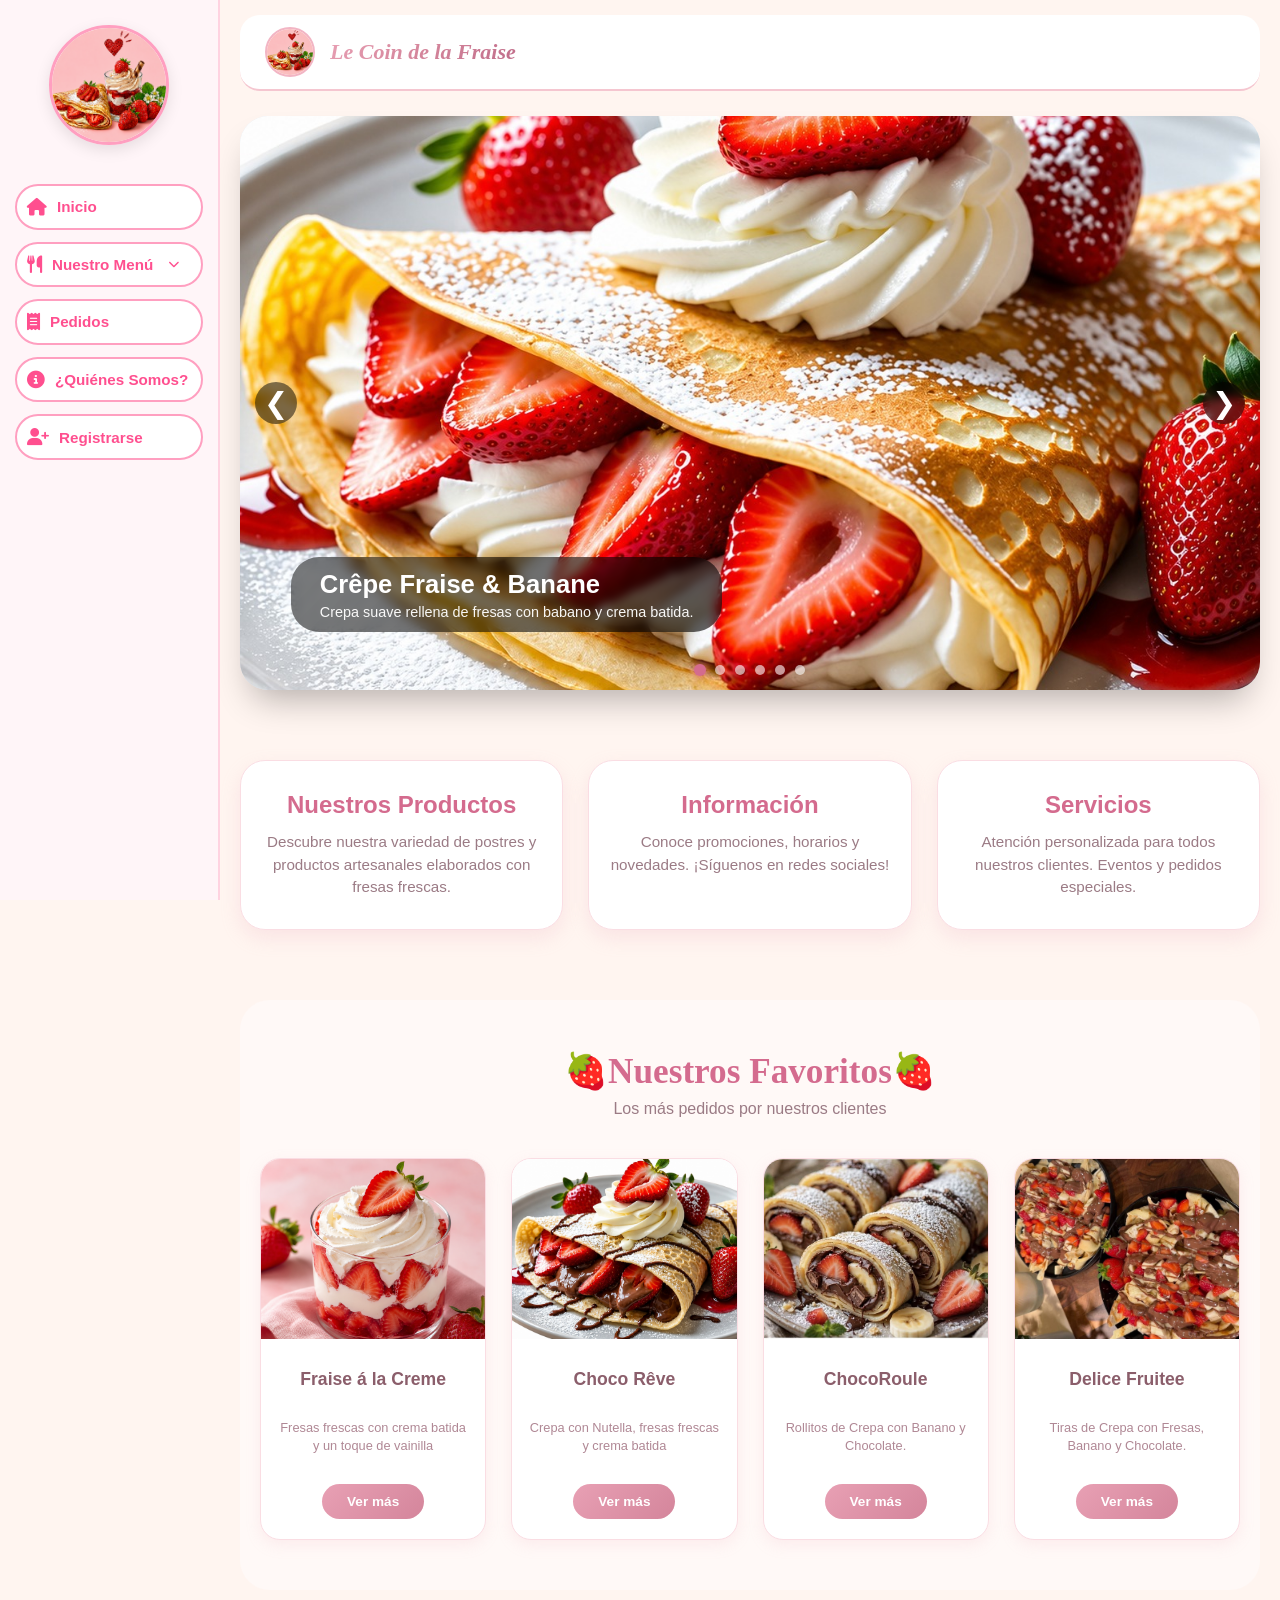
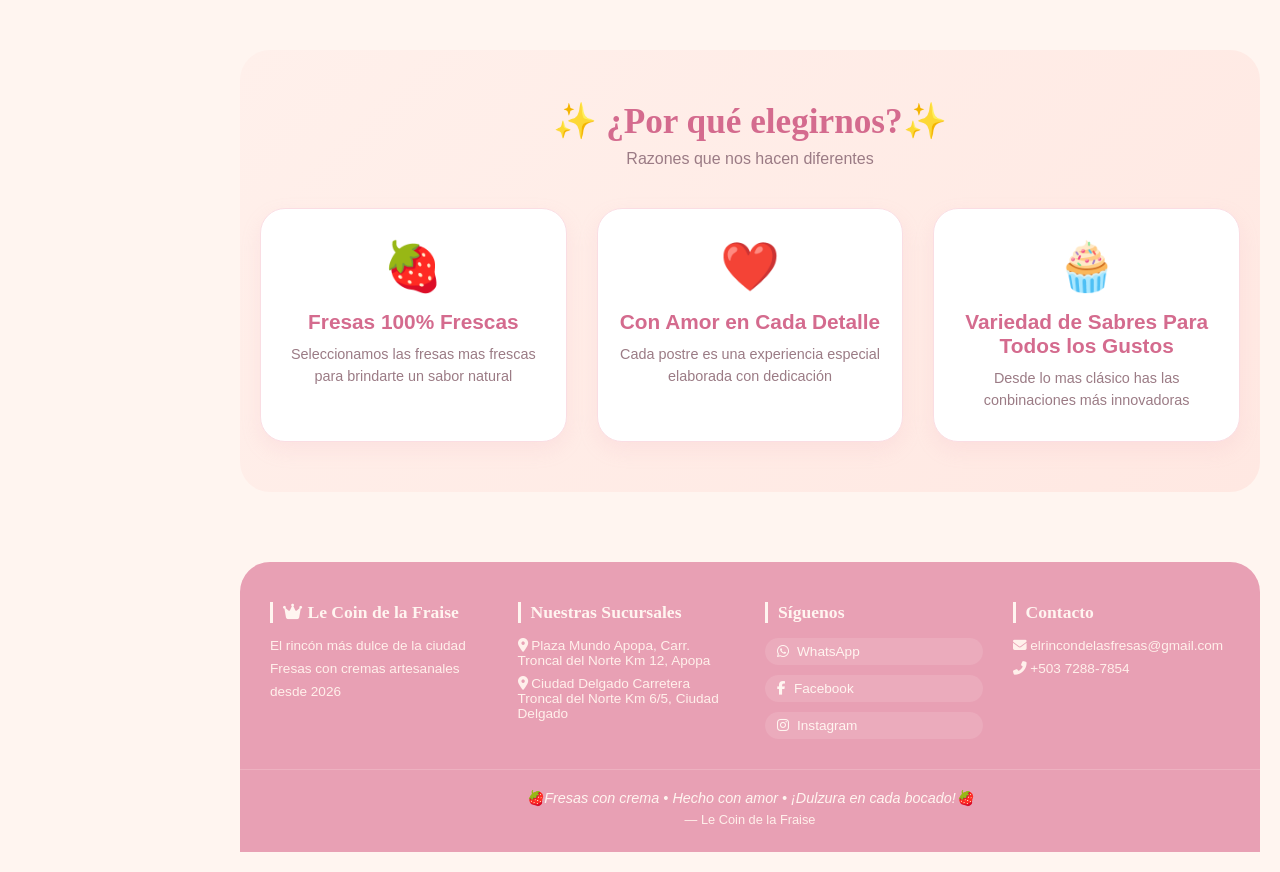
<file: index.html>
<!DOCTYPE html>
<html lang="es">
<head>
    <meta charset="UTF-8">
    <meta name="viewport" content="width=device-width, initial-scale=1.0">
    <title>Le Coin de la Fraise | Fresas & Delicias</title>
    <link rel="stylesheet" href="./CSS/inicio.css">
    <link rel="stylesheet" href="https://cdnjs.cloudflare.com/ajax/libs/font-awesome/6.5.1/css/all.min.css">
</head>
<body>

<div class="container-principal">
    <!-- MENÚ LATERAL (SIDEBAR) NUEVO -->
    <aside class="sidebar">
        <div class="logo-sidebar">
            <img src="./IMG/logo.png" alt="Logo">
        </div>
        <nav class="nav-sidebar">
            <a href="./index.html"><i class="fas fa-home"></i> Inicio</a>
            
            <!-- Opción con submenú -->
            <div class="menu-item-con-submenu">
                <a href="#" class="menu-principal">
                    <i class="fas fa-utensils"></i> Nuestro Menú
                    <i class="fas fa-chevron-down submenu-flecha"></i>
                </a>
                <div class="submenu">
                    <a href="HTML/MenuFresas.html">Fresas con Crema</a>
                    <a href="HTML/MenuCrepas.html"> Crepas</a>
                </div>
            </div>

            <a href="HTML/Pedidos.html"><i class="fas fa-receipt"></i> Pedidos</a>
            <a href="HTML/Nosotros.html"><i class="fas fa-info-circle"></i> ¿Quiénes Somos?</a>
            <a href="HTML/Registro.html"><i class="fas fa-user-plus"></i> Registrarse</a>
        </nav>
    </aside>

    <!-- CONTENIDO PRINCIPAL -->
    <main class="main-content">
        <!-- ENCABEZADO SUPERIOR -->
        <header class="header-principal">
            <div class="logo-header">
                <img src="./IMG/logo.png" alt="Logo">
                <h1>Le Coin de la Fraise</h1>
            </div>
        </header>

        <!-- ========== CARRUSEL ========== -->
        <section class="carousel-section" id="inicio">
            <div class="carousel-container">
                <div class="carousel-slides">
                    <div class="slide active">
                        <img src="./IMG/crepafresa.png" alt="Crepa de fresa">
                        <div class="slide-caption">
                            <h2>Crêpe Fraise & Banane</h2>
                            <p>Crepa suave rellena de fresas con babano y crema batida.</p>
                        </div>
                    </div>
                    <div class="slide">
                        <img src="./IMG/fresa con crema.png" alt="Fresa con crema">
                        <div class="slide-caption">
                            <h2>Fraise á la Creme</h2>
                            <p>Fresas frescas con crema batida y un toque de bainilla.</p>
                        </div>
                    </div>
                        <div class="slide">
                        <img src="./IMG/Rollitos de Crepa.jpg" alt="Rollitos de Crepa">
                        <div class="slide-caption">
                            <h2>ChocoRoule</h2>
                            <p>Rollitos de Crepa con Banano y Chocolate.</p>
                        </div>
                    </div>
                    <div class="slide">
                        <img src="./IMG/fresa con caramelo.png" alt="Fresa con caramelo">
                        <div class="slide-caption">
                            <h2>Délice Caraélisé</h2>
                            <p>Fresas frescas con crema batida bañadas con caramelo liquido.</p>
                        </div>
                    </div>
                    <div class="slide">
                        <img src="./IMG/Tiras de crepa.jpg" alt="Tiras de Crepa">
                        <div class="slide-caption">
                            <h2>Delice Fruitee</h2>
                            <p>Tiras de Crepa con Fresas, Banano y Chocolate.</p>
                        </div>
                    </div>
                    <div class="slide">
                        <img src="./IMG/fresachoco.jpg" alt="Fresas de chocolate">
                        <div class="slide-caption">
                            <h2>Chocofraise</h2>
                            <p>Fresas frescas con crema batida bañadas con chocolate liquido.</p>
                        </div>
                    </div>
                </div>
                <button class="carousel-btn prev" id="prevBtn">&#10094;</button>
                <button class="carousel-btn next" id="nextBtn">&#10095;</button>
                <div class="carousel-dots" id="dotsContainer"></div>
            </div>
        </section>

        <!-- ========== TARJETAS DE INFORMACIÓN ========== -->
        <section class="info" id="informacion">
            <div class="card">
                <h2>Nuestros Productos</h2>
                <p>Descubre nuestra variedad de postres y productos artesanales elaborados con fresas frescas.</p>
            </div>
            <div class="card">
                <h2>Información</h2>
                <p>Conoce promociones, horarios y novedades. ¡Síguenos en redes sociales!</p>
            </div>
            <div class="card">
                <h2>Servicios</h2>
                <p>Atención personalizada para todos nuestros clientes. Eventos y pedidos especiales.</p>
            </div>
        </section>

        <!-- ========== SECCIÓN NUESTROS FAVORITOS ========== -->
        <section class="favoritos" id="menu">
            <div class="container-favoritos">
                <h2 class="titulo-seccion">🍓Nuestros Favoritos🍓</h2>
                <p class="subtitulo-seccion">Los más pedidos por nuestros clientes</p>
                <div class="productos-grid">
                    <div class="producto-card">
                        <div class="producto-imagen">
                            <img src="IMG/fresa con crema.png" alt="Fresas con Crema">
                        </div>
                        <h3>Fraise á la Creme</h3>
                        <p class="producto-descripcion">Fresas frescas con crema batida y un toque de vainilla</p>
                        <button class="btn-ver-mas" href="MenuFresas.html">Ver más</button>
                    </div>
                    <div class="producto-card">
                        <div class="producto-imagen">
                            <img src="IMG/chococrepa.png" alt="Crepa con Chocolate">
                        </div>
                        <h3>Choco Rêve</h3>
                        <p class="producto-descripcion">Crepa con Nutella, fresas frescas y crema batida</p>
                        <button class="btn-ver-mas" href="MenuCrepas.html">Ver más</button>
                    </div>
                    <div class="producto-card">
                        <div class="producto-imagen">
                            <img src="IMG/Rollitos de Crepa.jpg" alt="Rollitos de Crepa">
                        </div>
                        <h3>ChocoRoule</h3>
                        <p class="producto-descripcion">Rollitos de Crepa con Banano y Chocolate.</p>
                        <button class="btn-ver-mas" href="MenuFresas.html">Ver más</button>
                    </div>
                    <div class="producto-card">
                        <div class="producto-imagen">
                            <img src="IMG/Tiras de crepa.jpg" alt="Tiras de Crepa">
                        </div>
                        <h3>Delice Fruitee</h3>
                        <p class="producto-descripcion">Tiras de Crepa con Fresas, Banano y Chocolate.</p>
                        <button class="btn-ver-mas" href="MenuCrepas.html">Ver más</button>
                    </div>
                </div>
            </div>
        </section>

        <!-- ========== SECCIÓN ¿POR QUÉ ELEGIRNOS? (NOSOTROS) ========== -->
        <section class="porque-elegirnos" id="nosotros">
            <div class="container-porque">
                <h2 class="titulo-seccion">✨ ¿Por qué elegirnos?✨</h2>
                <p class="subtitulo-seccion">Razones que nos hacen diferentes</p>
                <div class="razones-grid">
                    <div class="razon-card">
                        <div class="razon-icono">🍓</div>
                        <h3>Fresas 100% Frescas</h3>
                        <p>Seleccionamos las fresas mas frescas para brindarte un sabor natural</p> 
                    </div>
                    <div class="razon-card">
                        <div class="razon-icono">❤️</div>
                        <h3>Con Amor en Cada Detalle</h3>
                        <p>Cada postre es una experiencia especial elaborada con dedicación</p>
                    </div>
                    <div class="razon-card">
                        <div class="razon-icono">🧁</div>
                        <h3>Variedad de Sabres Para Todos los Gustos</h3>
                        <p>Desde lo mas clásico has las conbinaciones más innovadoras</p>
                    </div>
                </div>
            </div>
        </section>

        <!-- ========== SECCIÓN PEDIDOS (opcional) ========== -->
        <section class="pedidos" id="pedidos" style="display: none;">
            <!-- Contenido de pedidos si lo deseas agregar después -->
        </section>

        <!-- ========== SECCIÓN REGISTRARSE (opcional) ========== -->
        <section class="registrarse" id="registrarse" style="display: none;">
            <!-- Contenido de registro si lo deseas agregar después -->
        </section>

        <!-- ========== FOOTER NUEVO ========== -->
        <footer class="footer-redisenado">
            <div class="footer-contenido-arriba">
                <div class="footer-container">
                    <div class="footer-columna footer-columna-info">
                        <h3><i class="fas fa-crown"></i> Le Coin de la Fraise</h3>
                        <p>El rincón más dulce de la ciudad</p>
                        <p>Fresas con cremas artesanales</p>
                        <p>desde 2026</p>
                    </div>

                    <div class="footer-columna footer-columna-sucursales">
                        <h3>Nuestras Sucursales</h3>
                        <p><i class="fas fa-location-dot"></i> Plaza Mundo Apopa, Carr. Troncal del Norte Km 12, Apopa</p>
                        <p><i class="fas fa-location-dot"></i> Ciudad Delgado Carretera Troncal del Norte Km 6/5, Ciudad Delgado</p>
                    </div>

                    <div class="footer-columna footer-columna-redes">
                        <h3>Síguenos</h3>
                        <div class="redes-sociales-footer">
                            <a href="https://wa.me/50372887854?text=¡Hola!%20Me%20gustaría%20ordenar%20unas%20fresas%20con%20crema" aria-label="WhatsApp"><i class="fab fa-whatsapp"></i> WhatsApp</a>
                            <a href="https://www.facebook.com/share/1c9cbcK5gX/" aria-label="Facebook"><i class="fab fa-facebook-f"></i> Facebook</a>
                            <a href="https://www.instagram.com/le_coin_de_la_fraise?igsh=Z292ZjJ0dDlyNTkz" aria-label="Instagram"><i class="fab fa-instagram"></i> Instagram</a>
                        </div>
                    </div>

                    <div class="footer-columna footer-columna-contacto">
                        <h3>Contacto</h3>
                        <p><i class="fas fa-envelope"></i> elrincondelasfresas@gmail.com</p>
                        <p><i class="fas fa-phone-alt"></i> +503 7288-7854</p>
                    </div>
                </div>
            </div>

            <div class="footer-mensaje">
                <p class="mensaje-texto">🍓Fresas con crema • Hecho con amor • ¡Dulzura en cada bocado!🍓</p>
                <p class="mensaje-autor">— Le Coin de la Fraise</p>
            </div>
        </footer>
    </main>
</div>

<script src="./JS/inicio.js"></script>
</body>
</html>
</file>
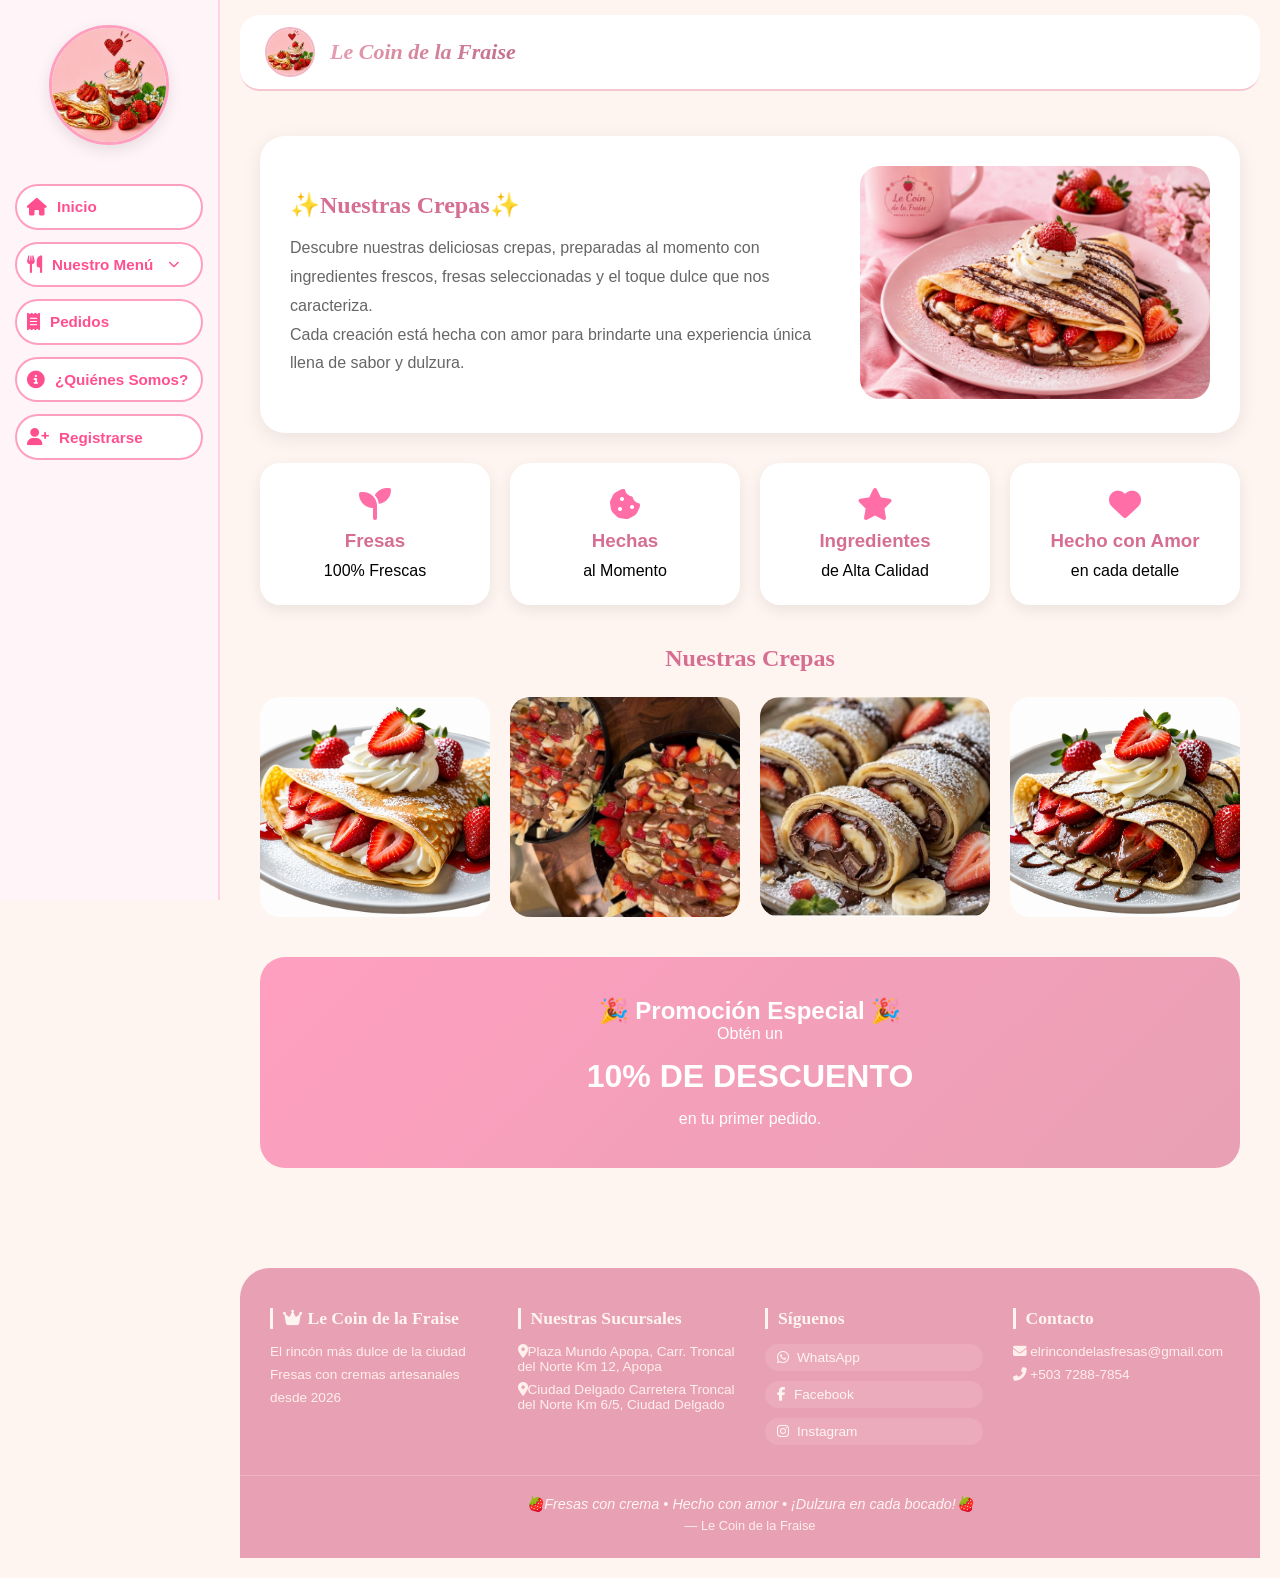
<file: HTML/MenuCrepas.html>
<!DOCTYPE html>
<html lang="es">
<head>
    <meta charset="UTF-8">
    <meta name="viewport" content="width=device-width, initial-scale=1.0">
    <title>Le Coin de la Fraise | Fresas & Delicias</title>
    <link rel="stylesheet" href="../CSS/MenuCrepas.css">
    <link rel="stylesheet" href="https://cdnjs.cloudflare.com/ajax/libs/font-awesome/6.5.1/css/all.min.css">
</head>
<body>

<div class="container-principal">
    <!-- MENÚ LATERAL (SIDEBAR) ACTUALIZADO -->
    <aside class="sidebar">
        <div class="logo-sidebar">
            <img src="../IMG/logo.png" alt="Logo">
        </div>
        <nav class="nav-sidebar">
            <a href="../index.html"><i class="fas fa-home"></i> Inicio</a>
            
            <!-- Opción con submenú -->
            <div class="menu-item-con-submenu">
                <a href="#" class="menu-principal">
                    <i class="fas fa-utensils"></i> Nuestro Menú
                    <i class="fas fa-chevron-down submenu-flecha"></i>
                </a>
                <div class="submenu">
                    <a href="../HTML/MenuFresas.html">Fresas con Crema</a>
                    <a href="../HTML/MenuCrepas.html">Crepas</a>
                </div>
            </div>

            <a href="../HTML/Pedidos.html"><i class="fas fa-receipt"></i> Pedidos</a>
            <a href="../HTML/Nosotros.html"><i class="fas fa-info-circle"></i> ¿Quiénes Somos?</a>
            <a href="../HTML/Registro.html"><i class="fas fa-user-plus"></i> Registrarse</a>
        </nav>
    </aside>

    <!-- CONTENIDO PRINCIPAL -->
    <main class="main-content">
        <!-- ENCABEZADO SUPERIOR -->
        <header class="header-principal">
            <div class="logo-header">
                <img src="../IMG/logo.png" alt="Logo Le Coin de la Fraise">
                <h1>Le Coin de la Fraise</h1>
            </div>
        </header>

        <!-- ========== CENTRO VACÍO ========== -->
        <section class="contenido-vacio" id="inicio">

    <div class="bienvenida-crepas">
        <div class="texto-bienvenida">
            <h2>✨Nuestras Crepas✨</h2>

            <p>
                Descubre nuestras deliciosas crepas,
                preparadas al momento con ingredientes frescos,
                fresas seleccionadas y el toque dulce que nos caracteriza.
            </p>

            <p>
                Cada creación está hecha con amor para brindarte
                una experiencia única llena de sabor y dulzura.
            </p>
        </div>

        <div class="imagen-bienvenida">
            <img src="../IMG/crepa img1.png" alt="Crepa Especial">
        </div>
    </div>

    <div class="caracteristicas">
        <div class="card-caracteristica">
            <i class="fas fa-seedling"></i>
            <h3>Fresas</h3>
            <p>100% Frescas</p>
        </div>

        <div class="card-caracteristica">
            <i class="fas fa-cookie-bite"></i>
            <h3>Hechas</h3>
            <p>al Momento</p>
        </div>

        <div class="card-caracteristica">
            <i class="fas fa-star"></i>
            <h3>Ingredientes</h3>
            <p>de Alta Calidad</p>
        </div>

        <div class="card-caracteristica">
            <i class="fas fa-heart"></i>
            <h3>Hecho con Amor</h3>
            <p>en cada detalle</p>
        </div>
    </div>

    <div class="titulo-seccion">
        <h2>Nuestras Crepas</h2>
    </div>

    <div class="galeria-crepas">
        <img src="../IMG/crepafresa.png" alt="Crepa de fresa">
        <img src="../IMG/Tiras de crepa.jpg" alt="Tiras de crepa">
        <img src="../IMG/Rollitos de Crepa.jpg" alt="Rollitos de Crepa">
        <img src="../IMG/chococrepa.png" alt="Crepa de Chocolate">
    </div>
            
    <div class="promo-especial">
        <h2>🎉 Promoción Especial 🎉</h2>
        <p>Obtén un</p>
        <span>10% DE DESCUENTO</span>
        <p>en tu primer pedido.</p>
    </div>

</section>
        <!-- ========== FIN CENTRO VACÍO ========== -->

        <!-- FOOTER -->
        <footer class="footer-redisenado">
            <div class="footer-contenido-arriba">
                <div class="footer-container">
                    <div class="footer-columna footer-columna-info">
                        <h3><i class="fas fa-crown"></i> Le Coin de la Fraise</h3>
                        <p>El rincón más dulce de la ciudad</p>
                        <p>Fresas con cremas artesanales</p>
                        <p>desde 2026</p>
                    </div>

                    <div class="footer-columna footer-columna-sucursales">
                        <h3>Nuestras Sucursales</h3>
                        <p><i class="fas fa-location-dot"></i>Plaza Mundo Apopa, Carr. Troncal del Norte Km 12, Apopa</p>
                        <p><i class="fas fa-location-dot"></i>Ciudad Delgado Carretera Troncal del Norte Km 6/5, Ciudad Delgado</p>
                    </div>

                    <div class="footer-columna footer-columna-redes">
                        <h3>Síguenos</h3>
                        <div class="redes-sociales-footer">
                            <a href="https://wa.me/50372887854?text=¡Hola!%20Me%20gustaría%20ordenar%20unas%20fresas%20con%20crema" aria-label="WhatsApp"><i class="fab fa-whatsapp"></i> WhatsApp</a>
                            <a href="https://www.facebook.com/share/1c9cbcK5gX/" aria-label="Facebook"><i class="fab fa-facebook-f"></i> Facebook</a>
                            <a href="https://www.instagram.com/le_coin_de_la_fraise?igsh=Z292ZjJ0dDlyNTkz" aria-label="Instagram"><i class="fab fa-instagram"></i> Instagram</a>
                        </div>
                    </div>

                    <div class="footer-columna footer-columna-contacto">
                        <h3>Contacto</h3>
                        <p><i class="fas fa-envelope"></i> elrincondelasfresas@gmail.com</p>
                        <p><i class="fas fa-phone-alt"></i> +503 7288-7854</p>
                    </div>
                </div>
            </div>

            <div class="footer-mensaje">
                <p class="mensaje-texto">🍓Fresas con crema • Hecho con amor • ¡Dulzura en cada bocado!🍓</p>
                <p class="mensaje-autor">— Le Coin de la Fraise</p>
            </div>
        </footer>
    </main>
</div>

<script src="../JS/MenuCrepa.js"></script>
</body>
</html>
</file>
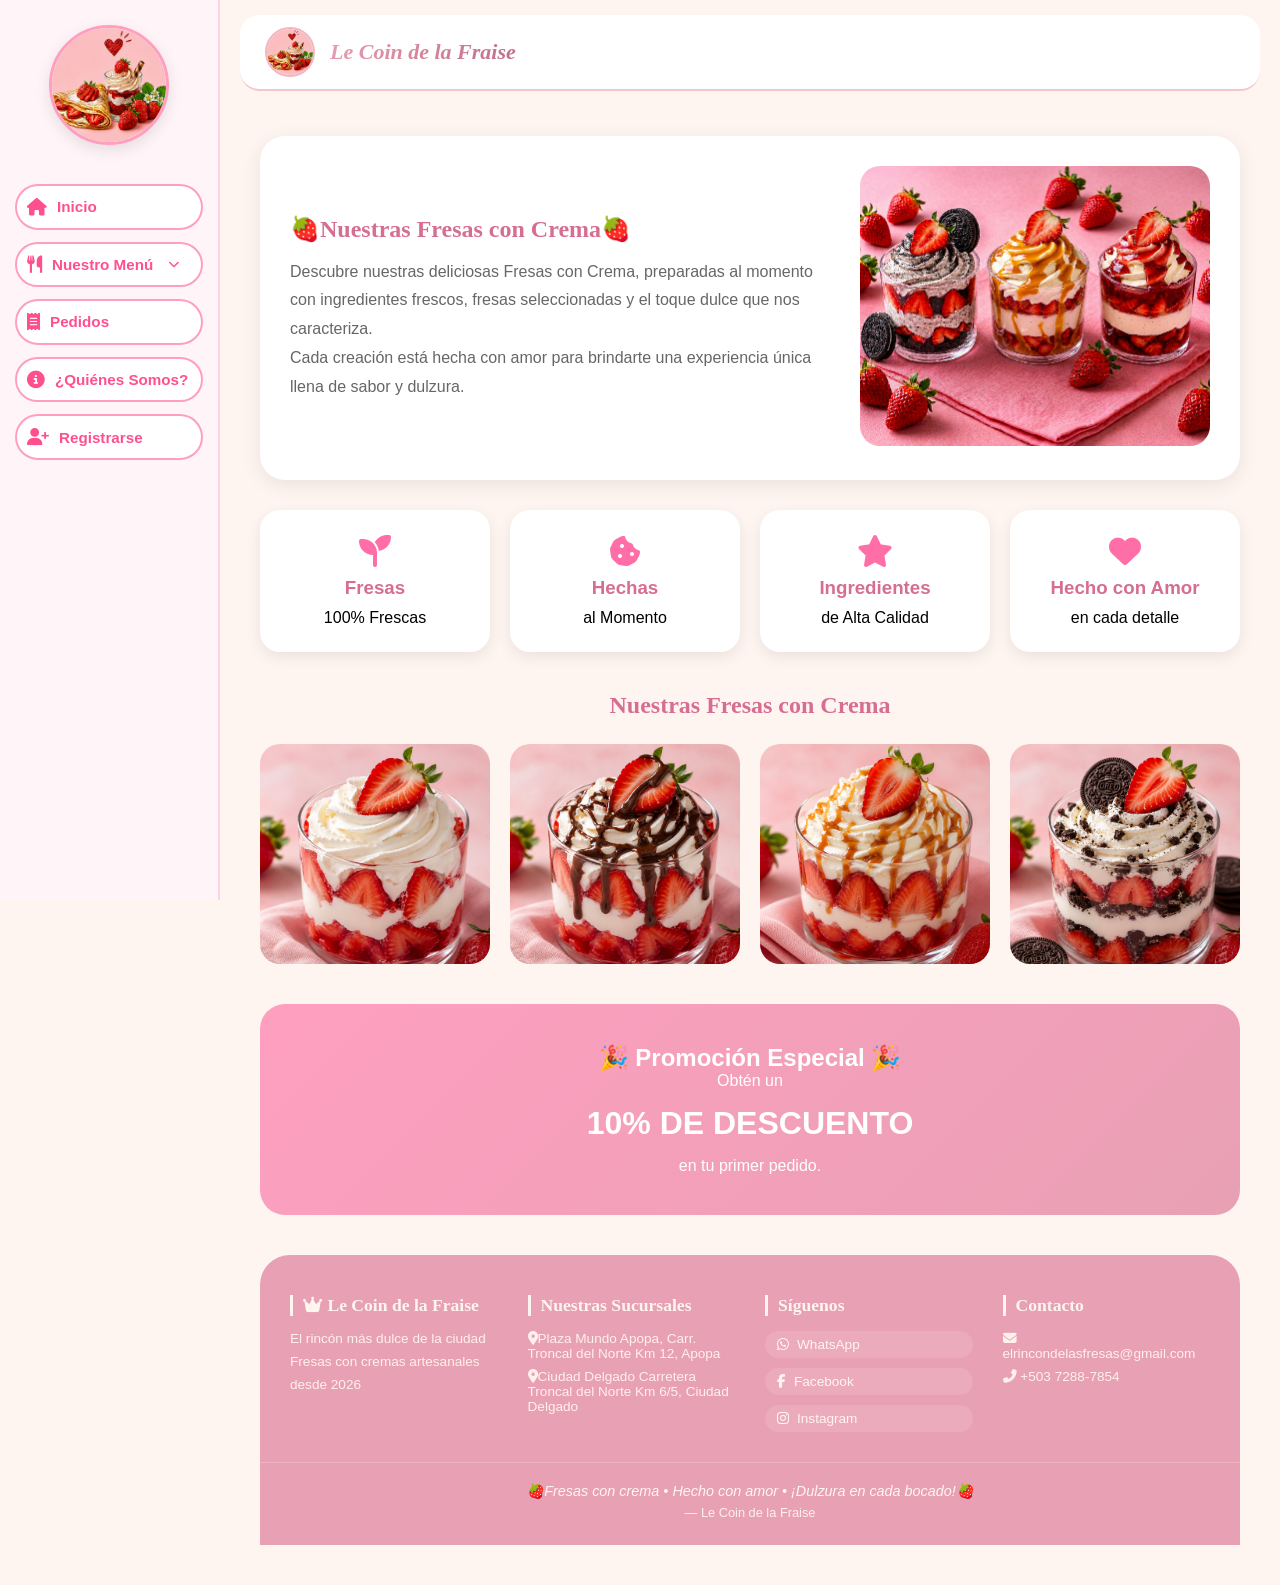
<file: HTML/MenuFresas.html>
<!DOCTYPE html>
<html lang="es">
<head>
    <meta charset="UTF-8">
    <meta name="viewport" content="width=device-width, initial-scale=1.0">
    <title>Le Coin de la Fraise | Fresas & Delicias</title>
    <link rel="stylesheet" href="../CSS/MenuFresas.css">
    <link rel="stylesheet" href="https://cdnjs.cloudflare.com/ajax/libs/font-awesome/6.5.1/css/all.min.css">
</head>
<body>

<div class="container-principal">
    <!-- MENÚ LATERAL (SIDEBAR) CON SUBMENÚ -->
    <aside class="sidebar">
        <div class="logo-sidebar">
            <img src="../IMG/logo.png" alt="Logo">
        </div>
        <nav class="nav-sidebar">
            <a href="../index.html"><i class="fas fa-home"></i> Inicio</a>
            
            <!-- Opción con submenú -->
            <div class="menu-item-con-submenu">
                <a href="#" class="menu-principal">
                    <i class="fas fa-utensils"></i> Nuestro Menú
                    <i class="fas fa-chevron-down submenu-flecha"></i>
                </a>
                <div class="submenu">
                    <a href="../HTML/MenuFresas.html">Fresas con Crema</a>
                    <a href="../HTML/MenuCrepas.html">Crepas</a>
                </div>
            </div>

            <a href="../HTML/Pedidos.html"><i class="fas fa-receipt"></i> Pedidos</a>
            <a href="../HTML/Nosotros.html"><i class="fas fa-info-circle"></i> ¿Quiénes Somos?</a>
            <a href="../HTML/Registro.html"><i class="fas fa-user-plus"></i> Registrarse</a>
        </nav>
    </aside>

    <!-- CONTENIDO PRINCIPAL -->
    <main class="main-content">
        <!-- HEADER sin botón, solo logo y título -->
        <header class="header-principal">
            <div class="logo-header">
                <div class="logo-titulo">
                    <img src="../IMG/logo.png" alt="Logo Le Coin de la Fraise">
                    <h1>Le Coin de la Fraise</h1>
                </div>
                <!-- Botón eliminado -->
            </div>
        </header>

        <section class="contenido-vacio" id="inicio">
            <!-- Bienvenida temática fresas con crema -->
            <div class="bienvenida-crepas">
                <div class="texto-bienvenida">
                    <h2>🍓Nuestras Fresas con Crema🍓</h2>
                     <p>
                     Descubre nuestras deliciosas Fresas con Crema,
                    preparadas al momento con ingredientes frescos,
                    fresas seleccionadas y el toque dulce que nos caracteriza.
                    </p>

                    <p>
                    Cada creación está hecha con amor para brindarte
                    una experiencia única llena de sabor y dulzura.
                    </p>
                </div>
                <div class="imagen-bienvenida">
                    <img src="../IMG/Fresas.jpg" alt="Fresas con crema deliciosas" onerror="this.src='https://placehold.co/600x400/fce4ec/e05a7c?text=Fresas+con+Crema'">
                </div>
            </div>

        <div class="caracteristicas">
        <div class="card-caracteristica">
            <i class="fas fa-seedling"></i>
            <h3>Fresas</h3>
            <p>100% Frescas</p>
        </div>

        <div class="card-caracteristica">
            <i class="fas fa-cookie-bite"></i>
            <h3>Hechas</h3>
            <p>al Momento</p>
        </div>

        <div class="card-caracteristica">
            <i class="fas fa-star"></i>
            <h3>Ingredientes</h3>
            <p>de Alta Calidad</p>
        </div>

        <div class="card-caracteristica">
            <i class="fas fa-heart"></i>
            <h3>Hecho con Amor</h3>
            <p>en cada detalle</p>
        </div>
    </div>

            <!-- Menú de fresas con crema (galería) -->
            <div class="titulo-seccion" id="menu-fresas">
                <h2>Nuestras Fresas con Crema</h2>
            </div>
            <div class="galeria-crepas">
                <img src="../IMG/fresa con crema.png" alt="Fresas con crema y menta" onerror="this.src='https://placehold.co/400x250/f8bbd0/fff?text=Fresas+Clásicas'">
                <img src="../IMG/fresachoco.jpg" alt="Tazón con fresas y crema batida" onerror="this.src='https://placehold.co/400x250/f48fb1/fff?text=+Con+Chantilly'">
                <img src="../IMG/fresa con caramelo.png" alt="Fresas con chocolate y crema" onerror="this.src='https://placehold.co/400x250/f06292/fff?text=Fresas+Especial'">
                <img src="../IMG/fresacon oreo.jpg" alt="Crema de fresa y frutos rojos" onerror="this.src='https://placehold.co/400x250/ec8da4/fff?text=Delicia+de+Fresa'">
            </div>

    <div class="promo-especial">
        <h2>🎉 Promoción Especial 🎉</h2>
        <p>Obtén un</p>
        <span>10% DE DESCUENTO</span>
        <p>en tu primer pedido.</p>
    </div>

        <!-- FOOTER -->
        <footer class="footer-redisenado">
            <div class="footer-contenido-arriba">
                <div class="footer-container">
                    <div class="footer-columna footer-columna-info">
                        <h3><i class="fas fa-crown"></i> Le Coin de la Fraise</h3>
                        <p>El rincón más dulce de la ciudad</p>
                        <p>Fresas con cremas artesanales</p>
                        <p>desde 2026</p>
                    </div>

                    <div class="footer-columna footer-columna-sucursales">
                        <h3>Nuestras Sucursales</h3>
                        <p><i class="fas fa-location-dot"></i>Plaza Mundo Apopa, Carr. Troncal del Norte Km 12, Apopa</p>
                        <p><i class="fas fa-location-dot"></i>Ciudad Delgado Carretera Troncal del Norte Km 6/5, Ciudad Delgado</p>
                    </div>

                    <div class="footer-columna footer-columna-redes">
                        <h3>Síguenos</h3>
                        <div class="redes-sociales-footer">
                            <a href="https://wa.me/50372887854?text=¡Hola!%20Me%20gustaría%20ordenar%20unas%20fresas%20con%20crema" aria-label="WhatsApp"><i class="fab fa-whatsapp"></i> WhatsApp</a>
                            <a href="https://www.facebook.com/share/1c9cbcK5gX/" aria-label="Facebook"><i class="fab fa-facebook-f"></i> Facebook</a>
                            <a href="https://www.instagram.com/le_coin_de_la_fraise?igsh=Z292ZjJ0dDlyNTkz" aria-label="Instagram"><i class="fab fa-instagram"></i> Instagram</a>
                        </div>
                    </div>

                    <div class="footer-columna footer-columna-contacto">
                        <h3>Contacto</h3>
                        <p><i class="fas fa-envelope"></i> elrincondelasfresas@gmail.com</p>
                        <p><i class="fas fa-phone-alt"></i> +503 7288-7854</p>
                    </div>
                </div>
            </div>

            <div class="footer-mensaje">
                <p class="mensaje-texto">🍓Fresas con crema • Hecho con amor • ¡Dulzura en cada bocado!🍓</p>
                <p class="mensaje-autor">— Le Coin de la Fraise</p>
            </div>
        </footer>
    </main>
</div>

<script src="../JS/MenuFresas.js"></script>
</body>
</html>
</file>
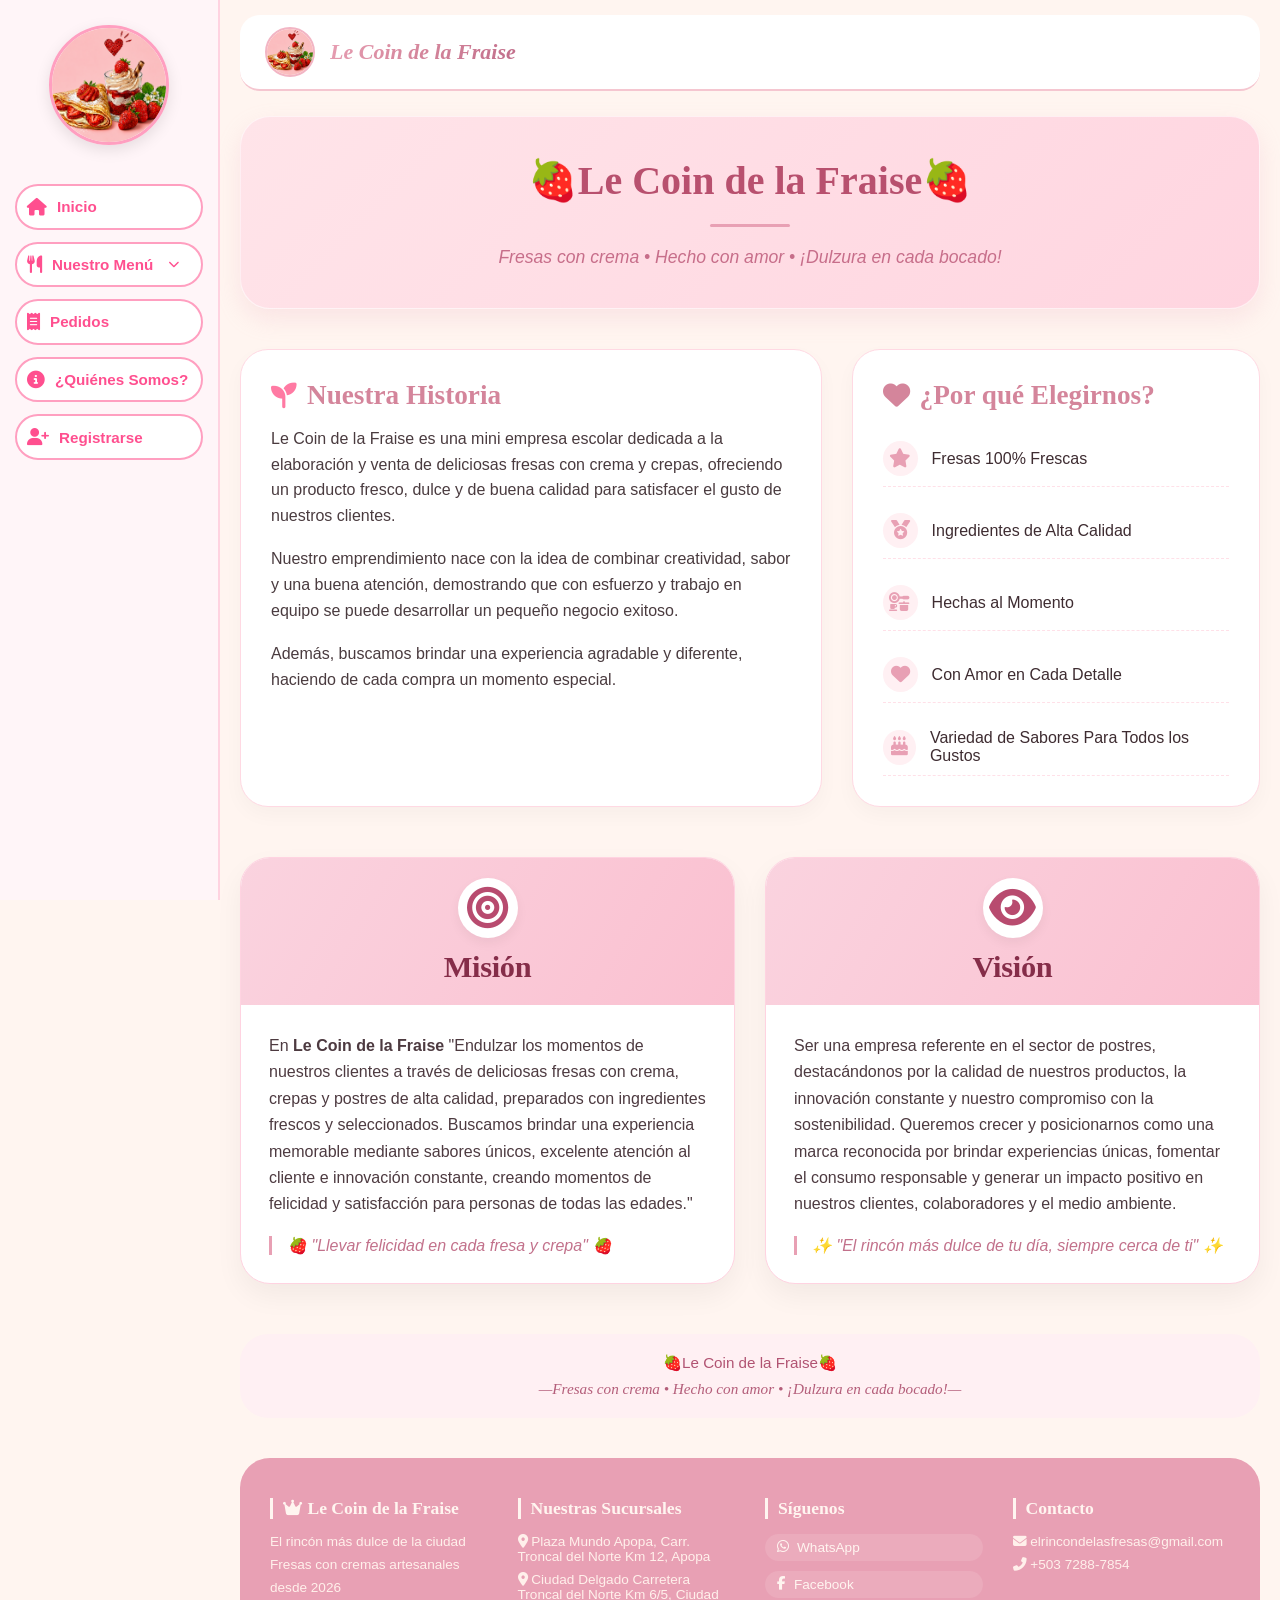
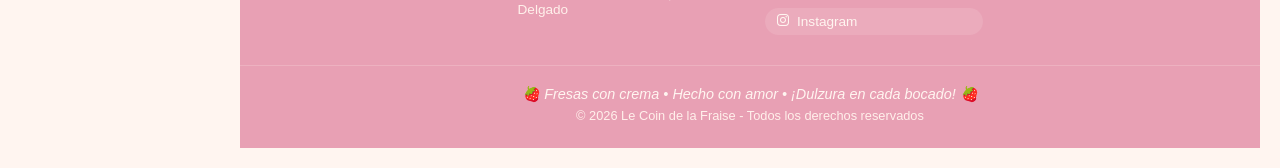
<file: HTML/Nosotros.html>
<!DOCTYPE html>
<html lang="es">
<head>
    <meta charset="UTF-8">
    <meta name="viewport" content="width=device-width, initial-scale=1.0">
    <title>Le Coin de la Fraise | Quiénes Somos - Misión y Visión</title>
    <link rel="stylesheet" href="../CSS/Nosotros.css">
    <link rel="stylesheet" href="https://cdnjs.cloudflare.com/ajax/libs/font-awesome/6.5.1/css/all.min.css">
</head>
<body>

<div class="container-principal">
    <!-- MENÚ LATERAL (SIDEBAR) -->
    <aside class="sidebar">
        <div class="logo-sidebar">
            <img src="../IMG/logo.png" alt="Logo Le Coin de la Fraise">
        </div>
        <nav class="nav-sidebar">
            <a href="../index.html"><i class="fas fa-home"></i> Inicio</a>
           
            <!-- Opción con submenú -->
            <div class="menu-item-con-submenu">
                <a href="#" class="menu-principal">
                    <i class="fas fa-utensils"></i> Nuestro Menú
                    <i class="fas fa-chevron-down submenu-flecha"></i>
                </a>
                <div class="submenu">
                    <a href="../HTML/MenuFresas.html">Fresas con Crema</a>
                    <a href="../HTML/MenuCrepas.html">Crepas</a>
                </div>
            </div>

            <a href="../HTML/Pedidos.html"><i class="fas fa-receipt"></i> Pedidos</a>
            <a href="../HTML/Nosotros.html" class="activo"><i class="fas fa-info-circle"></i> ¿Quiénes Somos?</a>
            <a href="../HTML/Registro.html"><i class="fas fa-user-plus"></i> Registrarse</a>
        </nav>
    </aside>

    <!-- CONTENIDO PRINCIPAL -->
    <main class="main-content">
        <!-- ENCABEZADO SUPERIOR -->
        <header class="header-principal">
            <div class="logo-header">
                <img src="../IMG/logo.png" alt="Logo Le Coin de la Fraise">
                <h1>Le Coin de la Fraise</h1>
            </div>
        </header>

        <!-- ========== SECCIÓN QUIÉNES SOMOS - MISIÓN Y VISIÓN ========== -->
        <section class="quienes-somos-container" id="quienes-somos">
            <!-- Hero / introducción -->
            <div class="hero-quienes">
                <h2>🍓Le Coin de la Fraise🍓</h2>
                <div class="separador-fresa"></div>
                <p class="tagline">Fresas con crema • Hecho con amor • ¡Dulzura en cada bocado!</p>
            </div>

            <!-- Historia y valores -->
            <div class="historia-grid">
                <div class="historia-texto">
                    <h3><i class="fas fa-seedling"></i> Nuestra Historia</h3>
                    <p>Le Coin de la Fraise es una mini empresa escolar dedicada a la elaboración y venta de deliciosas fresas con crema y crepas, ofreciendo un producto fresco, dulce y de buena calidad para satisfacer el gusto de nuestros clientes. </p>
                    <p>Nuestro emprendimiento nace con la idea de combinar creatividad, sabor y una buena atención, demostrando que con esfuerzo y trabajo en equipo se puede desarrollar un pequeño negocio exitoso.</p>
                    <p>Además, buscamos brindar una experiencia agradable y diferente, haciendo de cada compra un momento especial.</p>
                </div>
                <div class="valores-lista">
                    <h3><i class="fas fa-heart"></i>¿Por qué Elegirnos?</h3>
                    <div class="valores-items">
                        <div class="valor-item"><i class="fas fa-star"></i><span>Fresas 100% Frescas</span></div>
                        <div class="valor-item"><i class="fas fa-medal"></i><span>Ingredientes de Alta Calidad</span></div>
                        <div class="valor-item"><i class="fas fa-kitchen-set"></i><span>Hechas al Momento</span></div>
                        <div class="valor-item"><i class="fas fa-heart"></i><span>Con Amor en Cada Detalle</span></div>
                        <div class="valor-item"><i class="fas fa-cake-candles"></i><span>Variedad de Sabores Para Todos los Gustos</span></div>
                    </div>
                </div>
            </div>

            <!-- Misión y Visión - Tarjetas destacadas -->
            <div class="mision-vision">
                <!-- Misión -->
                <div class="card-mv">
                    <div class="card-header">
                        <i class="fas fa-bullseye"></i>
                        <h3>Misión</h3>
                    </div>
                    <div class="card-body">
                        <p>En <strong>Le Coin de la Fraise</strong> "Endulzar los momentos de nuestros clientes a través de deliciosas fresas con crema, crepas y postres de alta calidad, preparados con ingredientes frescos y seleccionados. Buscamos brindar una experiencia memorable mediante sabores únicos, excelente atención al cliente e innovación constante, creando momentos de felicidad y satisfacción para personas de todas las edades."</p>
                        <div class="frase">🍓 "Llevar felicidad en cada fresa y crepa" 🍓</div>
                    </div>
                </div>

                <!-- Visión -->
                <div class="card-mv">
                    <div class="card-header">
                        <i class="fas fa-eye"></i>
                        <h3>Visión</h3>
                    </div>
                    <div class="card-body">
                        <p>Ser una empresa referente en el sector de postres, destacándonos por la calidad de nuestros productos, la innovación constante y nuestro compromiso con la sostenibilidad. Queremos crecer y posicionarnos como una marca reconocida por brindar experiencias únicas, fomentar el consumo responsable y generar un impacto positivo en nuestros clientes, colaboradores y el medio ambiente.</p>
                        <div class="frase">✨ "El rincón más dulce de tu día, siempre cerca de ti" ✨</div>
                    </div>
                </div>
            </div>

            <!-- Bloque adicional con sello de identidad -->
            <div class="sello-identidad">
                <p>🍓Le Coin de la Fraise🍓</p>
                <p class="firma">—Fresas con crema • Hecho con amor • ¡Dulzura en cada bocado!—</p>
            </div>
        </section>

        <!-- FOOTER -->
        <footer class="footer-redisenado">
            <div class="footer-contenido-arriba">
                <div class="footer-container">
                    <div class="footer-columna footer-columna-info">
                        <h3><i class="fas fa-crown"></i> Le Coin de la Fraise</h3>
                        <p>El rincón más dulce de la ciudad</p>
                        <p>Fresas con cremas artesanales</p>
                        <p>desde 2026</p>
                    </div>

                    <div class="footer-columna footer-columna-sucursales">
                        <h3>Nuestras Sucursales</h3>
                        <p><i class="fas fa-location-dot"></i> Plaza Mundo Apopa, Carr. Troncal del Norte Km 12, Apopa</p>
                        <p><i class="fas fa-location-dot"></i> Ciudad Delgado Carretera Troncal del Norte Km 6/5, Ciudad Delgado</p>
                    </div>

                    <div class="footer-columna footer-columna-redes">
                        <h3>Síguenos</h3>
                        <div class="redes-sociales-footer">
                            <a href="https://wa.me/50372887854?text=¡Hola!%20Me%20gustaría%20ordenar%20unas%20fresas%20con%20crema" aria-label="WhatsApp"><i class="fab fa-whatsapp"></i> WhatsApp</a>
                            <a href="https://www.facebook.com/share/1c9cbcK5gX/" aria-label="Facebook"><i class="fab fa-facebook-f"></i> Facebook</a>
                            <a href="https://www.instagram.com/le_coin_de_la_fraise?igsh=Z292ZjJ0dDlyNTkz" aria-label="Instagram"><i class="fab fa-instagram"></i> Instagram</a>
                        </div>
                    </div>

                    <div class="footer-columna footer-columna-contacto">
                        <h3>Contacto</h3>
                        <p><i class="fas fa-envelope"></i> elrincondelasfresas@gmail.com</p>
                        <p><i class="fas fa-phone-alt"></i> +503 7288-7854</p>
                    </div>
                </div>
            </div>

            <div class="footer-mensaje">
                <p class="mensaje-texto">🍓 Fresas con crema • Hecho con amor • ¡Dulzura en cada bocado! 🍓</p>
                <p class="mensaje-autor">© 2026 Le Coin de la Fraise - Todos los derechos reservados</p>
            </div>
        </footer>
    </main>
</div>

<script src../JS/Nosotros.js"></script>
</body>
</html>
</file>
<file: CSS/inicio.css>
* {
    margin: 0;
    padding: 0;
    box-sizing: border-box;
    font-family: 'Segoe UI', Arial, Helvetica, sans-serif;
}

body {
    background: #FFF5F0;
}

@import url('https://fonts.googleapis.com/css2?family=Playfair+Display:ital,wght@0,400;0,500;0,600;0,700;0,800;1,400;1,500;1,600;1,700;1,800&display=swap');

.container-principal {
    display: flex;
    min-height: 100vh;
}

/* ========== SIDEBAR ========== */
.sidebar {
    width: 220px;
    background: #fff5f8;
    padding: 25px 15px;
    border-right: 2px solid #ffd3e1;
    position: sticky;
    top: 0;
    height: 100vh;
    display: flex;
    flex-direction: column;
    align-items: center;
}

.logo-sidebar {
    text-align: center;
    margin-bottom: 35px;
}

.logo-sidebar img {
    width: 120px;
    height: 120px;
    border-radius: 50%;
    object-fit: cover;
    border: 3px solid #ff9fc0;
    box-shadow: 0 5px 15px rgba(0, 0, 0, 0.1);
    transition: transform 0.3s ease;
}

.logo-sidebar img:hover {
    transform: scale(1.05);
}

.nav-sidebar {
    display: flex;
    flex-direction: column;
    gap: 12px;
    width: 100%;
}

/* Elemento contenedor del menú con submenú */
.menu-item-con-submenu {
    position: relative;
    width: 100%;
}

/* Enlace principal del menú (Nuestro Menú) */
.menu-principal {
    display: flex;
    align-items: center;
    justify-content: flex-start;
    gap: 10px;
    text-decoration: none;
    color: #ff4f8f;
    font-weight: 600;
    padding: 12px 10px;
    border-radius: 50px;
    border: 2px solid #ff9fc0;
    background: white;
    transition: 0.3s;
    text-align: center;
    font-size: 0.95rem;
    cursor: pointer;
}

.menu-principal .submenu-flecha {
    font-size: 0.7rem;
    transition: transform 0.3s ease;
    margin-left: 5px;
}

.menu-item-con-submenu:hover .menu-principal {
    background: #ff6ea7;
    color: white;
}

.menu-item-con-submenu:hover .menu-principal .submenu-flecha {
    transform: rotate(180deg);
}

/* Submenú oculto por defecto */
.submenu {
    position: absolute;
    top: 100%;
    left: 0;
    width: 100%;
    background: #fff5f8;
    border-radius: 20px;
    padding: 8px 0;
    display: flex;
    flex-direction: column;
    gap: 8px;
    opacity: 0;
    visibility: hidden;
    transform: translateY(-10px);
    transition: all 0.3s ease;
    z-index: 100;
    box-shadow: 0 8px 16px rgba(0,0,0,0.1);
    border: 1px solid #ffd3e1;
}

.menu-item-con-submenu:hover .submenu {
    opacity: 1;
    visibility: visible;
    transform: translateY(0);
}

.submenu a {
    display: flex;
    align-items: center;
    justify-content: flex-start;
    gap: 8px;
    text-decoration: none;
    color: #ff4f8f;
    font-weight: 500;
    padding: 8px 12px;
    border-radius: 40px;
    background: white;
    margin: 0 8px;
    transition: 0.2s;
    font-size: 0.85rem;
    border: 1px solid #ffd3e1;
}

.submenu a:hover {
    background: #ff6ea7;
    color: white;
    transform: translateX(5px);
}

/* Resto de enlaces del sidebar */
.nav-sidebar > a {
    display: flex;
    align-items: center;
    justify-content: flex-start;
    gap: 10px;
    text-decoration: none;
    color: #ff4f8f;
    font-weight: 600;
    padding: 12px 10px;
    border-radius: 50px;
    border: 2px solid #ff9fc0;
    background: white;
    transition: 0.3s;
    text-align: center;
    font-size: 0.95rem;
}

.nav-sidebar > a:hover {
    background: #ff6ea7;
    color: white;
    transform: translateX(5px);
}

.nav-sidebar i {
    font-size: 1.1rem;
}

/* ========== MAIN CONTENT ========== */
.main-content {
    flex: 1;
    overflow-x: hidden;
    padding: 0 20px 20px 20px;
    display: flex;
    flex-direction: column;
}

/* ========== HEADER (sin botón) ========== */
.header-principal {
    background: white;
    padding: 12px 25px;
    border-bottom: 2px solid #F5C6D0;
    margin-bottom: 25px;
    border-radius: 20px;
    margin-top: 15px;
}

.logo-header {
    display: flex;
    justify-content: flex-start;  /* Alineado a la izquierda */
    align-items: center;
}

.logo-titulo {
    display: flex;
    align-items: center;
    gap: 15px;
}

.logo-titulo img {
    width: 50px;
    height: 50px;
    border-radius: 50%;
    object-fit: cover;
    border: 2px solid #F2B5C4;
}

.logo-titulo h1 {
    font-size: 22px;
    font-family: 'Playfair Display', serif;
    font-weight: 700;
    font-style: italic;
    background: linear-gradient(135deg, #E8A0B4, #D4859B, #c06d8a);
    background-clip: text;
    -webkit-background-clip: text;
    color: transparent;
}

/* ========== CONTENIDO PRINCIPAL ========== */
.main-content {
    flex: 1;
    overflow-x: hidden;
    padding: 0 20px 20px 20px;
    display: flex;
    flex-direction: column;
}

/* ========== HEADER PRINCIPAL ========== */
.header-principal {
    background: white;
    padding: 12px 25px;
    border-bottom: 2px solid #F5C6D0;
    margin-bottom: 25px;
    border-radius: 20px;
    margin-top: 15px;
}

.logo-header {
    display: flex;
    align-items: center;
    gap: 15px;
}

.logo-header img {
    width: 50px;
    height: 50px;
    border-radius: 50%;
    object-fit: cover;
    border: 2px solid #F2B5C4;
}

.logo-header h1 {
    font-size: 22px;
    font-family: 'Playfair Display', serif;
    font-weight: 700;
    font-style: italic;
    background: linear-gradient(135deg, #E8A0B4, #D4859B, #c06d8a);
    background-clip: text;
    -webkit-background-clip: text;
    color: transparent;
}

/* ========== CARRUSEL ========== */
.carousel-section {
    max-width: 1200px;
    margin: 0 auto 30px auto;
    padding: 0;
}

.carousel-container {
    position: relative;
    overflow: hidden;
    border-radius: 28px;
    box-shadow: 0 20px 35px -12px rgba(0, 0, 0, 0.3);
    background-color: #e2e8f0;
}

.carousel-slides {
    display: flex;
    transition: transform 0.5s ease-in-out;
}

.slide {
    min-width: 100%;
    position: relative;
    aspect-ratio: 16 / 9;
}

.slide img {
    width: 100%;
    height: 100%;
    object-fit: cover;
    display: block;
}

.slide-caption {
    position: absolute;
    bottom: 10%;
    left: 5%;
    right: auto;
    background: linear-gradient(135deg, rgba(0, 0, 0, 0.5), rgba(0, 0, 0, 0.6));
    color: #fff9e8;
    padding: 0.8rem 1.8rem;
    border-radius: 28px;
    max-width: 60%;
    backdrop-filter: blur(5px);
}

.slide-caption h2 {
    font-size: 1.6rem;
    margin-bottom: 0.3rem;
    font-weight: 700;
    color: #ffffff;
}

.slide-caption p {
    font-size: 0.9rem;
    opacity: 0.95;
    color: #ffffff;
}

.carousel-btn {
    position: absolute;
    top: 50%;
    transform: translateY(-50%);
    background-color: rgba(0, 0, 0, 0.5);
    color: white;
    border: none;
    font-size: 1.8rem;
    cursor: pointer;
    padding: 0.5rem 0.9rem;
    border-radius: 50%;
    transition: all 0.2s;
    backdrop-filter: blur(5px);
    z-index: 10;
    width: 42px;
    height: 42px;
    display: flex;
    align-items: center;
    justify-content: center;
}

.carousel-btn:hover {
    background-color: #d46b8e;
    transform: translateY(-50%) scale(1.05);
}

.prev {
    left: 15px;
}

.next {
    right: 15px;
}

.carousel-dots {
    position: absolute;
    bottom: 15px;
    left: 50%;
    transform: translateX(-50%);
    display: flex;
    gap: 10px;
    z-index: 10;
}

.dot {
    width: 10px;
    height: 10px;
    background-color: rgba(255, 255, 255, 0.6);
    border-radius: 50%;
    cursor: pointer;
    transition: 0.2s;
}

.dot.active-dot {
    background-color: #d46b8e;
    transform: scale(1.2);
    box-shadow: 0 0 6px #d46b8e;
}

/* ===== TARJETAS DE INFORMACIÓN ===== */
.info {
    width: 100%;
    max-width: 1200px;
    margin: 40px auto;
    display: grid;
    grid-template-columns: repeat(3, 1fr);
    gap: 25px;
}

.card {
    background: #FFFFFF;
    padding: 30px 20px;
    border-radius: 25px;
    text-align: center;
    box-shadow: 0 8px 20px rgba(232, 160, 180, 0.2);
    transition: transform 0.3s ease, box-shadow 0.3s ease;
    border: 1px solid #FADDE3;
}

.card:hover {
    transform: translateY(-5px);
    box-shadow: 0 15px 30px rgba(232, 160, 180, 0.3);
}

.card h2 {
    margin-bottom: 12px;
    color: #D46B8E;
    font-size: 1.5rem;
}

.card p {
    color: #9B7B85;
    line-height: 1.5;
    font-size: 0.95rem;
}

/* ===== SECCIÓN NUESTROS FAVORITOS ===== */
.favoritos {
    background: #FFF9F7;
    padding: 50px 20px;
    border-radius: 30px;
    margin: 30px 0;
}

.container-favoritos {
    max-width: 1200px;
    margin: 0 auto;
}

.titulo-seccion {
    text-align: center;
    font-family: 'Playfair Display', serif;
    font-size: 2.2rem;
    color: #D46B8E;
    margin-bottom: 8px;
}

.subtitulo-seccion {
    text-align: center;
    color: #9B7B85;
    margin-bottom: 40px;
    font-size: 1rem;
}

/* 4 PRODUCTOS EN UNA SOLA FILA */
.productos-grid {
    display: grid;
    grid-template-columns: repeat(4, 1fr);  /* 4 columnas fijas - todos en una fila */
    gap: 25px;
    align-items: stretch;
}

/* TARJETAS CORREGIDAS - BOTONES E INFORMACIÓN ALINEADOS */
.producto-card {
    background: white;
    border-radius: 20px;
    overflow: hidden;
    text-align: center;
    transition: transform 0.3s ease, box-shadow 0.3s ease;
    box-shadow: 0 5px 15px rgba(232, 160, 180, 0.15);
    border: 1px solid #FADDE3;
    display: flex;
    flex-direction: column;
    height: 100%;
}

.producto-imagen {
    width: 100%;
    height: 180px;
    overflow: hidden;
    flex-shrink: 0;
}

.producto-imagen img {
    width: 100%;
    height: 100%;
    object-fit: cover;
    transition: transform 0.5s ease;
    display: block;
}

.producto-card:hover .producto-imagen img {
    transform: scale(1.05);
}

.producto-card h3 {
    font-size: 1.1rem;
    color: #8B5E6B;
    margin: 15px 12px 5px 12px;
    padding: 0;
    min-height: 50px;
    display: flex;
    align-items: center;
    justify-content: center;
}

.producto-descripcion {
    font-size: 0.8rem;
    color: #B08895;
    padding: 0 15px;
    margin-bottom: 10px;
    line-height: 1.4;
    min-height: 55px;
    display: flex;
    align-items: center;
    justify-content: center;
}

.producto-precio {
    font-size: 1.2rem;
    font-weight: bold;
    color: #E8A0B4;
    margin: 5px 0 10px 0;
    min-height: 35px;
    display: flex;
    align-items: center;
    justify-content: center;
}

.btn-ver-mas {
    background: linear-gradient(135deg, #E8A0B4, #D4859B);
    color: white;
    border: none;
    padding: 10px 25px;
    border-radius: 30px;
    font-size: 0.85rem;
    font-weight: bold;
    cursor: pointer;
    margin: 10px auto 20px auto;
    transition: all 0.3s ease;
    width: fit-content;
    display: inline-block;
}

.btn-ver-mas:hover {
    transform: scale(1.05);
    background: linear-gradient(135deg, #D4859B, #c06d8a);
}

/* ===== SECCIÓN ¿POR QUÉ ELEGIRNOS? ===== */
.porque-elegirnos {
    background: linear-gradient(135deg, #FFF0EB, #FFE8E2);
    padding: 50px 20px;
    border-radius: 30px;
    margin: 30px 0;
}

.container-porque {
    max-width: 1200px;
    margin: 0 auto;
}

.razones-grid {
    display: grid;
    grid-template-columns: repeat(3, 1fr);
    gap: 30px;
    text-align: center;
}

.razon-card {
    background: white;
    padding: 30px 15px;
    border-radius: 25px;
    transition: all 0.3s ease;
    box-shadow: 0 8px 20px rgba(232, 160, 180, 0.15);
    border: 1px solid #FADDE3;
}

.razon-card:hover {
    transform: translateY(-5px);
}

.razon-icono {
    font-size: 3rem;
    margin-bottom: 15px;
}

.razon-card h3 {
    font-size: 1.3rem;
    color: #D46B8E;
    margin-bottom: 10px;
}

.razon-card p {
    color: #9B7B85;
    font-size: 0.9rem;
    line-height: 1.5;
}

/* ========== FOOTER ========== */
.footer-redisenado {
    background: #E8A0B4;
    color: #FFFFFF;
    border-radius: 30px 30px 0 0;
    margin-top: 40px;
}

.footer-contenido-arriba {
    padding: 40px 30px 30px;
}

.footer-container {
    max-width: 1000px;
    margin: 0 auto;
    display: flex;
    justify-content: space-between;
    gap: 30px;
    flex-wrap: wrap;
}

.footer-columna {
    flex: 1;
    min-width: 160px;
}

.footer-columna h3 {
    font-family: 'Playfair Display', serif;
    font-size: 1.1rem;
    margin-bottom: 15px;
    color: #FFF5F0;
    border-left: 3px solid #FFF5F0;
    padding-left: 10px;
}

.footer-columna p {
    margin: 8px 0;
    font-size: 0.85rem;
    color: #FFF0EB;
}

.footer-columna-contacto {
    flex: 1;
    min-width: 160px;
}

.footer-columna-contacto h3 {
    font-family: 'Playfair Display', serif;
    font-size: 1.1rem;
    margin-bottom: 15px;
    color: #FFF5F0;
    border-left: 3px solid #FFF5F0;
    padding-left: 10px;
}

.footer-columna-contacto p {
    margin: 8px 0;
    font-size: 0.85rem;
    color: #FFF0EB;
}

.redes-sociales-footer {
    display: flex;
    flex-direction: column;
    gap: 10px;
}

.redes-sociales-footer a {
    text-decoration: none;
    color: #FFF5F0;
    font-size: 0.85rem;
    transition: all 0.3s ease;
    display: inline-flex;
    align-items: center;
    gap: 8px;
    padding: 6px 12px;
    border-radius: 30px;
    background: rgba(255, 245, 240, 0.12);
}

.redes-sociales-footer a:hover {
    background: rgba(255, 245, 240, 0.3);
    transform: translateX(5px);
}

.footer-mensaje {
    text-align: center;
    padding: 20px 20px 25px;
    border-top: 1px solid rgba(255, 245, 240, 0.2);
}

.mensaje-texto {
    font-size: 0.9rem;
    font-style: italic;
    color: #FFF5F0;
    margin-bottom: 5px;
}

.mensaje-autor {
    font-size: 0.8rem;
    color: #FFF0EB;
}

/* ========== RESPONSIVE ========== */
@media (max-width: 1024px) {
    .productos-grid {
        grid-template-columns: repeat(2, 1fr);  /* En tablets: 2 por fila */
    }
}

@media (max-width: 900px) {
    .sidebar {
        width: 180px;
        padding: 20px 10px;
    }
    
    .logo-sidebar img {
        width: 90px;
        height: 90px;
    }
    
    .nav-sidebar a {
        padding: 8px 6px;
        font-size: 0.8rem;
    }
}

@media (max-width: 768px) {
    .container-principal {
        flex-direction: column;
    }
    
    .sidebar {
        width: 100%;
        height: auto;
        position: relative;
        flex-direction: row;
        justify-content: space-between;
        padding: 15px 20px;
        border-right: none;
        border-bottom: 2px solid #ffd3e1;
    }
    
    .logo-sidebar {
        margin-bottom: 0;
    }
    
    .logo-sidebar img {
        width: 60px;
        height: 60px;
    }
    
    .nav-sidebar {
        flex-direction: row;
        justify-content: center;
        gap: 10px;
        width: auto;
    }
    
    .nav-sidebar a {
        padding: 8px 15px;
        font-size: 0.8rem;
    }
    
    .info {
        grid-template-columns: 1fr;
        gap: 20px;
    }
    
    .razones-grid {
        grid-template-columns: 1fr;
        gap: 20px;
    }
    
    .slide-caption h2 {
        font-size: 1.1rem;
    }
    
    .slide-caption p {
        font-size: 0.7rem;
    }
    
    .slide-caption {
        padding: 0.5rem 1rem;
        max-width: 75%;
    }
    
    .carousel-btn {
        width: 32px;
        height: 32px;
        font-size: 1.2rem;
    }
    
    .footer-container {
        flex-direction: column;
        text-align: center;
        gap: 25px;
    }
    
    .footer-columna h3 {
        border-left: none;
        border-bottom: 2px solid #FFF5F0;
        padding-left: 0;
        padding-bottom: 5px;
        display: inline-block;
    }
    
    .footer-columna-contacto h3 {
        border-left: none;
        border-bottom: 2px solid #FFF5F0;
        padding-left: 0;
        padding-bottom: 5px;
        display: inline-block;
    }
    
    .redes-sociales-footer {
        align-items: center;
    }
}

@media (max-width: 550px) {
    .productos-grid {
        grid-template-columns: 1fr;  /* En móviles: 1 por fila */
    }
}

@media (max-width: 480px) {
    .sidebar {
        flex-wrap: wrap;
        justify-content: center;
        gap: 15px;
    }
    
    .nav-sidebar {
        flex-wrap: wrap;
    }
    
    .titulo-seccion {
        font-size: 1.6rem;
    }
}
</file>
<file: CSS/MenuCrepas.css>
* {
    margin: 0;
    padding: 0;
    box-sizing: border-box;
    font-family: 'Segoe UI', Arial, Helvetica, sans-serif;
}

body {
    background: #FFF5F0;
}

@import url('https://fonts.googleapis.com/css2?family=Playfair+Display:ital,wght@0,400;0,500;0,600;0,700;0,800;1,400;1,500;1,600;1,700;1,800&display=swap');

.container-principal {
    display: flex;
    min-height: 100vh;
}

/* ========== SIDEBAR ========== */
.sidebar {
    width: 220px;
    background: #fff5f8;
    padding: 25px 15px;
    border-right: 2px solid #ffd3e1;
    position: sticky;
    top: 0;
    height: 100vh;
    display: flex;
    flex-direction: column;
    align-items: center;
}

.logo-sidebar {
    text-align: center;
    margin-bottom: 35px;
}

.logo-sidebar img {
    width: 120px;
    height: 120px;
    border-radius: 50%;
    object-fit: cover;
    border: 3px solid #ff9fc0;
    box-shadow: 0 5px 15px rgba(0, 0, 0, 0.1);
    transition: transform 0.3s ease;
}

.logo-sidebar img:hover {
    transform: scale(1.05);
}

.nav-sidebar {
    display: flex;
    flex-direction: column;
    gap: 12px;
    width: 100%;
}

/* Elemento contenedor del menú con submenú */
.menu-item-con-submenu {
    position: relative;
    width: 100%;
}

/* Enlace principal del menú (Nuestro Menú) */
.menu-principal {
    display: flex;
    align-items: center;
    justify-content: flex-start;
    gap: 10px;
    text-decoration: none;
    color: #ff4f8f;
    font-weight: 600;
    padding: 12px 10px;
    border-radius: 50px;
    border: 2px solid #ff9fc0;
    background: white;
    transition: 0.3s;
    text-align: center;
    font-size: 0.95rem;
    cursor: pointer;
}

.menu-principal .submenu-flecha {
    font-size: 0.7rem;
    transition: transform 0.3s ease;
    margin-left: 5px;
}

.menu-item-con-submenu:hover .menu-principal {
    background: #ff6ea7;
    color: white;
}

.menu-item-con-submenu:hover .menu-principal .submenu-flecha {
    transform: rotate(180deg);
}

/* Submenú oculto por defecto */
.submenu {
    position: absolute;
    top: 100%;
    left: 0;
    width: 100%;
    background: #fff5f8;
    border-radius: 20px;
    padding: 8px 0;
    display: flex;
    flex-direction: column;
    gap: 8px;
    opacity: 0;
    visibility: hidden;
    transform: translateY(-10px);
    transition: all 0.3s ease;
    z-index: 100;
    box-shadow: 0 8px 16px rgba(0,0,0,0.1);
    border: 1px solid #ffd3e1;
}

.menu-item-con-submenu:hover .submenu {
    opacity: 1;
    visibility: visible;
    transform: translateY(0);
}

.submenu a {
    display: flex;
    align-items: center;
    justify-content: flex-start;
    gap: 8px;
    text-decoration: none;
    color: #ff4f8f;
    font-weight: 500;
    padding: 8px 12px;
    border-radius: 40px;
    background: white;
    margin: 0 8px;
    transition: 0.2s;
    font-size: 0.85rem;
    border: 1px solid #ffd3e1;
}

.submenu a:hover {
    background: #ff6ea7;
    color: white;
    transform: translateX(5px);
}

/* Resto de enlaces del sidebar */
.nav-sidebar > a {
    display: flex;
    align-items: center;
    justify-content: flex-start;
    gap: 10px;
    text-decoration: none;
    color: #ff4f8f;
    font-weight: 600;
    padding: 12px 10px;
    border-radius: 50px;
    border: 2px solid #ff9fc0;
    background: white;
    transition: 0.3s;
    text-align: center;
    font-size: 0.95rem;
}

.nav-sidebar > a:hover {
    background: #ff6ea7;
    color: white;
    transform: translateX(5px);
}

.nav-sidebar i {
    font-size: 1.1rem;
}

/* ========== MAIN CONTENT ========== */
.main-content {
    flex: 1;
    overflow-x: hidden;
    padding: 0 20px 20px 20px;
    display: flex;
    flex-direction: column;
}

/* ========== HEADER (sin botón) ========== */
.header-principal {
    background: white;
    padding: 12px 25px;
    border-bottom: 2px solid #F5C6D0;
    margin-bottom: 25px;
    border-radius: 20px;
    margin-top: 15px;
}

.logo-header {
    display: flex;
    justify-content: flex-start;  /* Alineado a la izquierda */
    align-items: center;
}

.logo-titulo {
    display: flex;
    align-items: center;
    gap: 15px;
}

.logo-titulo img {
    width: 50px;
    height: 50px;
    border-radius: 50%;
    object-fit: cover;
    border: 2px solid #F2B5C4;
}

.logo-titulo h1 {
    font-size: 22px;
    font-family: 'Playfair Display', serif;
    font-weight: 700;
    font-style: italic;
    background: linear-gradient(135deg, #E8A0B4, #D4859B, #c06d8a);
    background-clip: text;
    -webkit-background-clip: text;
    color: transparent;
}

/* ========== CONTENIDO PRINCIPAL ========== */
.main-content {
    flex: 1;
    overflow-x: hidden;
    padding: 0 20px 20px 20px;
    display: flex;
    flex-direction: column;
}

/* ========== HEADER PRINCIPAL ========== */
.header-principal {
    background: white;
    padding: 12px 25px;
    border-bottom: 2px solid #F5C6D0;
    margin-bottom: 25px;
    border-radius: 20px;
    margin-top: 15px;
}

.logo-header {
    display: flex;
    align-items: center;
    gap: 15px;
}

.logo-header img {
    width: 50px;
    height: 50px;
    border-radius: 50%;
    object-fit: cover;
    border: 2px solid #F2B5C4;
}

.logo-header h1 {
    font-size: 22px;
    font-family: 'Playfair Display', serif;
    font-weight: 700;
    font-style: italic;
    background: linear-gradient(135deg, #E8A0B4, #D4859B, #c06d8a);
    background-clip: text;
    -webkit-background-clip: text;
    color: transparent;
}

/* ========== CENTRO VACÍO ========== */
.contenido-vacio {
    flex: 1;
    min-height: 400px;
    /* agregar tus estilos  */
}

/* ========== FOOTER ========== */
.footer-redisenado {
    background: #E8A0B4;
    color: #FFFFFF;
    border-radius: 30px 30px 0 0;
    margin-top: 40px;
}

.footer-contenido-arriba {
    padding: 40px 30px 30px;
}

.footer-container {
    max-width: 1000px;
    margin: 0 auto;
    display: flex;
    justify-content: space-between;
    gap: 30px;
    flex-wrap: wrap;
}

.footer-columna {
    flex: 1;
    min-width: 160px;
}

.footer-columna h3 {
    font-family: 'Playfair Display', serif;
    font-size: 1.1rem;
    margin-bottom: 15px;
    color: #FFF5F0;
    border-left: 3px solid #FFF5F0;
    padding-left: 10px;
}

.footer-columna p {
    margin: 8px 0;
    font-size: 0.85rem;
    color: #FFF0EB;
}

.footer-columna-contacto {
    flex: 1;
    min-width: 160px;
}

.footer-columna-contacto h3 {
    font-family: 'Playfair Display', serif;
    font-size: 1.1rem;
    margin-bottom: 15px;
    color: #FFF5F0;
    border-left: 3px solid #FFF5F0;
    padding-left: 10px;
}

.footer-columna-contacto p {
    margin: 8px 0;
    font-size: 0.85rem;
    color: #FFF0EB;
}

.redes-sociales-footer {
    display: flex;
    flex-direction: column;
    gap: 10px;
}

.redes-sociales-footer a {
    text-decoration: none;
    color: #FFF5F0;
    font-size: 0.85rem;
    transition: all 0.3s ease;
    display: inline-flex;
    align-items: center;
    gap: 8px;
    padding: 6px 12px;
    border-radius: 30px;
    background: rgba(255, 245, 240, 0.12);
}

.redes-sociales-footer a:hover {
    background: rgba(255, 245, 240, 0.3);
    transform: translateX(5px);
}

.footer-mensaje {
    text-align: center;
    padding: 20px 20px 25px;
    border-top: 1px solid rgba(255, 245, 240, 0.2);
}

.mensaje-texto {
    font-size: 0.9rem;
    font-style: italic;
    color: #FFF5F0;
    margin-bottom: 5px;
}

.mensaje-autor {
    font-size: 0.8rem;
    color: #FFF0EB;
}

/* ========== RESPONSIVE ========== */
@media (max-width: 900px) {
    .sidebar {
        width: 180px;
        padding: 20px 10px;
    }
    
    .logo-sidebar img {
        width: 90px;
        height: 90px;
    }
    
    .nav-sidebar a {
        padding: 8px 6px;
        font-size: 0.8rem;
    }
}

@media (max-width: 768px) {
    .container-principal {
        flex-direction: column;
    }
    
    .sidebar {
        width: 100%;
        height: auto;
        position: relative;
        flex-direction: row;
        justify-content: space-between;
        padding: 15px 20px;
        border-right: none;
        border-bottom: 2px solid #ffd3e1;
    }
    
    .logo-sidebar {
        margin-bottom: 0;
    }
    
    .logo-sidebar img {
        width: 60px;
        height: 60px;
    }
    
    .nav-sidebar {
        flex-direction: row;
        justify-content: center;
        gap: 10px;
        width: auto;
    }
    
    .nav-sidebar a {
        padding: 8px 15px;
        font-size: 0.8rem;
    }
    
    .footer-container {
        flex-direction: column;
        text-align: center;
        gap: 25px;
    }
    
    .footer-columna h3 {
        border-left: none;
        border-bottom: 2px solid #FFF5F0;
        padding-left: 0;
        padding-bottom: 5px;
        display: inline-block;
    }
    
    .footer-columna-contacto h3 {
        border-left: none;
        border-bottom: 2px solid #FFF5F0;
        padding-left: 0;
        padding-bottom: 5px;
        display: inline-block;
    }
    
    .redes-sociales-footer {
        align-items: center;
    }
}

@media (max-width: 480px) {
    .sidebar {
        flex-wrap: wrap;
        justify-content: center;
        gap: 15px;
    }
    
    .nav-sidebar {
        flex-wrap: wrap;
    }
    
    .contenido-vacio {
        min-height: 300px;
    }
}


/* ===== NUEVO CONTENIDO PRINCIPAL ===== */

.contenido-vacio{
    padding:20px;
}

.bienvenida-crepas{
    background:white;
    border-radius:25px;
    padding:30px;
    display:flex;
    align-items:center;
    justify-content:space-between;
    gap:30px;
    box-shadow:0 5px 20px rgba(0,0,0,.08);
    margin-bottom:30px;
}

.texto-bienvenida{
    flex:1;
}

.texto-bienvenida h2{
    color:#d66d92;
    margin-bottom:15px;
    font-family:'Playfair Display', serif;
}

.texto-bienvenida p{
    color:#666;
    line-height:1.8;
}

.imagen-bienvenida img{
    width:350px;
    border-radius:20px;
    object-fit:cover;
}

.caracteristicas{
    display:grid;
    grid-template-columns:repeat(4,1fr);
    gap:20px;
    margin-bottom:40px;
}

.card-caracteristica{
    background:white;
    text-align:center;
    padding:25px;
    border-radius:20px;
    box-shadow:0 5px 15px rgba(0,0,0,.08);
    transition:.3s;
}

.card-caracteristica:hover{
    transform:translateY(-8px);
}

.card-caracteristica i{
    font-size:2rem;
    color:#ff6ea7;
    margin-bottom:10px;
}

.card-caracteristica h3{
    color:#d66d92;
    margin-bottom:10px;
}

.titulo-seccion{
    text-align:center;
    margin-bottom:25px;
}

.titulo-seccion h2{
    color:#d66d92;
    font-family:'Playfair Display', serif;
}

.galeria-crepas{
    display:grid;
    grid-template-columns:repeat(4,1fr);
    gap:20px;
    margin-bottom:40px;
}

.galeria-crepas img{
    width:100%;
    height:220px;
    object-fit:cover;
    border-radius:20px;
    transition:.3s;
}

.galeria-crepas img:hover{
    transform:scale(1.05);
}

.promo-especial{
    background:linear-gradient(135deg,#ff9fc0,#e8a0b4);
    color:white;
    text-align:center;
    padding:40px;
    border-radius:25px;
    margin-bottom:40px;
}

.promo-especial span{
    display:block;
    font-size:2rem;
    font-weight:bold;
    margin:15px 0;
}

.testimonios{
    text-align:center;
}

.testimonios h2{
    color:#d66d92;
    margin-bottom:25px;
    font-family:'Playfair Display', serif;
}

.contenedor-testimonios{
    display:grid;
    grid-template-columns:repeat(3,1fr);
    gap:20px;
}

.testimonio{
    background:white;
    padding:25px;
    border-radius:20px;
    box-shadow:0 5px 15px rgba(0,0,0,.08);
}

.testimonio p{
    color:#666;
    margin-bottom:15px;
}

@media(max-width:900px){

    .bienvenida-crepas{
        flex-direction:column;
    }

    .imagen-bienvenida img{
        width:100%;
    }

    .caracteristicas{
        grid-template-columns:repeat(2,1fr);
    }

    .galeria-crepas{
        grid-template-columns:repeat(2,1fr);
    }

    .contenedor-testimonios{
        grid-template-columns:1fr;
    }
}

@media(max-width:600px){

    .caracteristicas{
        grid-template-columns:1fr;
    }

    .galeria-crepas{
        grid-template-columns:1fr;
    }
}
</file>
<file: CSS/MenuFresas.css>
* {
    margin: 0;
    padding: 0;
    box-sizing: border-box;
    font-family: 'Segoe UI', Arial, Helvetica, sans-serif;
}

body {
    background: #FFF5F0;
}

@import url('https://fonts.googleapis.com/css2?family=Playfair+Display:ital,wght@0,400;0,500;0,600;0,700;0,800;1,400;1,500;1,600;1,700;1,800&display=swap');

.container-principal {
    display: flex;
    min-height: 100vh;
}

/* ========== SIDEBAR ========== */
.sidebar {
    width: 220px;
    background: #fff5f8;
    padding: 25px 15px;
    border-right: 2px solid #ffd3e1;
    position: sticky;
    top: 0;
    height: 100vh;
    display: flex;
    flex-direction: column;
    align-items: center;
}

.logo-sidebar {
    text-align: center;
    margin-bottom: 35px;
}

.logo-sidebar img {
    width: 120px;
    height: 120px;
    border-radius: 50%;
    object-fit: cover;
    border: 3px solid #ff9fc0;
    box-shadow: 0 5px 15px rgba(0, 0, 0, 0.1);
    transition: transform 0.3s ease;
}

.logo-sidebar img:hover {
    transform: scale(1.05);
}

.nav-sidebar {
    display: flex;
    flex-direction: column;
    gap: 12px;
    width: 100%;
}

/* Elemento contenedor del menú con submenú */
.menu-item-con-submenu {
    position: relative;
    width: 100%;
}

/* Enlace principal del menú (Nuestro Menú) */
.menu-principal {
    display: flex;
    align-items: center;
    justify-content: flex-start;
    gap: 10px;
    text-decoration: none;
    color: #ff4f8f;
    font-weight: 600;
    padding: 12px 10px;
    border-radius: 50px;
    border: 2px solid #ff9fc0;
    background: white;
    transition: 0.3s;
    text-align: center;
    font-size: 0.95rem;
    cursor: pointer;
}

.menu-principal .submenu-flecha {
    font-size: 0.7rem;
    transition: transform 0.3s ease;
    margin-left: 5px;
}

.menu-item-con-submenu:hover .menu-principal {
    background: #ff6ea7;
    color: white;
}

.menu-item-con-submenu:hover .menu-principal .submenu-flecha {
    transform: rotate(180deg);
}

/* Submenú oculto por defecto */
.submenu {
    position: absolute;
    top: 100%;
    left: 0;
    width: 100%;
    background: #fff5f8;
    border-radius: 20px;
    padding: 8px 0;
    display: flex;
    flex-direction: column;
    gap: 8px;
    opacity: 0;
    visibility: hidden;
    transform: translateY(-10px);
    transition: all 0.3s ease;
    z-index: 100;
    box-shadow: 0 8px 16px rgba(0,0,0,0.1);
    border: 1px solid #ffd3e1;
}

.menu-item-con-submenu:hover .submenu {
    opacity: 1;
    visibility: visible;
    transform: translateY(0);
}

.submenu a {
    display: flex;
    align-items: center;
    justify-content: flex-start;
    gap: 8px;
    text-decoration: none;
    color: #ff4f8f;
    font-weight: 500;
    padding: 8px 12px;
    border-radius: 40px;
    background: white;
    margin: 0 8px;
    transition: 0.2s;
    font-size: 0.85rem;
    border: 1px solid #ffd3e1;
}

.submenu a:hover {
    background: #ff6ea7;
    color: white;
    transform: translateX(5px);
}

/* Resto de enlaces del sidebar */
.nav-sidebar > a {
    display: flex;
    align-items: center;
    justify-content: flex-start;
    gap: 10px;
    text-decoration: none;
    color: #ff4f8f;
    font-weight: 600;
    padding: 12px 10px;
    border-radius: 50px;
    border: 2px solid #ff9fc0;
    background: white;
    transition: 0.3s;
    text-align: center;
    font-size: 0.95rem;
}

.nav-sidebar > a:hover {
    background: #ff6ea7;
    color: white;
    transform: translateX(5px);
}

.nav-sidebar i {
    font-size: 1.1rem;
}

/* ========== MAIN CONTENT ========== */
.main-content {
    flex: 1;
    overflow-x: hidden;
    padding: 0 20px 20px 20px;
    display: flex;
    flex-direction: column;
}

/* ========== HEADER (sin botón) ========== */
.header-principal {
    background: white;
    padding: 12px 25px;
    border-bottom: 2px solid #F5C6D0;
    margin-bottom: 25px;
    border-radius: 20px;
    margin-top: 15px;
}

.logo-header {
    display: flex;
    justify-content: flex-start;  /* Alineado a la izquierda */
    align-items: center;
}

.logo-titulo {
    display: flex;
    align-items: center;
    gap: 15px;
}

.logo-titulo img {
    width: 50px;
    height: 50px;
    border-radius: 50%;
    object-fit: cover;
    border: 2px solid #F2B5C4;
}

.logo-titulo h1 {
    font-size: 22px;
    font-family: 'Playfair Display', serif;
    font-weight: 700;
    font-style: italic;
    background: linear-gradient(135deg, #E8A0B4, #D4859B, #c06d8a);
    background-clip: text;
    -webkit-background-clip: text;
    color: transparent;
}

/* ========== RESTO DEL CONTENIDO (igual) ========== */
.contenido-vacio {
    padding: 20px;
}

.bienvenida-crepas {
    background: white;
    border-radius: 25px;
    padding: 30px;
    display: flex;
    align-items: center;
    justify-content: space-between;
    gap: 30px;
    box-shadow: 0 5px 20px rgba(0,0,0,.08);
    margin-bottom: 30px;
}

.texto-bienvenida {
    flex: 1;
}

.texto-bienvenida h2 {
    color: #d66d92;
    margin-bottom: 15px;
    font-family: 'Playfair Display', serif;
}

.texto-bienvenida p {
    color: #666;
    line-height: 1.8;
}

.imagen-bienvenida img {
    width: 350px;
    border-radius: 20px;
    object-fit: cover;
}

.caracteristicas {
    display: grid;
    grid-template-columns: repeat(4, 1fr);
    gap: 20px;
    margin-bottom: 40px;
}

.card-caracteristica {
    background: white;
    text-align: center;
    padding: 25px;
    border-radius: 20px;
    box-shadow: 0 5px 15px rgba(0,0,0,.08);
    transition: .3s;
}

.card-caracteristica:hover {
    transform: translateY(-8px);
}

.card-caracteristica i {
    font-size: 2rem;
    color: #ff6ea7;
    margin-bottom: 10px;
}

.card-caracteristica h3 {
    color: #d66d92;
    margin-bottom: 10px;
}

.titulo-seccion {
    text-align: center;
    margin-bottom: 25px;
}

.titulo-seccion h2 {
    color: #d66d92;
    font-family: 'Playfair Display', serif;
}

.galeria-crepas {
    display: grid;
    grid-template-columns: repeat(4, 1fr);
    gap: 20px;
    margin-bottom: 40px;
}

.galeria-crepas img {
    width: 100%;
    height: 220px;
    object-fit: cover;
    border-radius: 20px;
    transition: .3s;
}

.galeria-crepas img:hover {
    transform: scale(1.05);
}

.promo-especial {
    background: linear-gradient(135deg, #ff9fc0, #e8a0b4);
    color: white;
    text-align: center;
    padding: 40px;
    border-radius: 25px;
    margin-bottom: 40px;
}

.promo-especial span {
    display: block;
    font-size: 2rem;
    font-weight: bold;
    margin: 15px 0;
}

.testimonios {
    text-align: center;
}

.testimonios h2 {
    color: #d66d92;
    margin-bottom: 25px;
    font-family: 'Playfair Display', serif;
}

.contenedor-testimonios {
    display: grid;
    grid-template-columns: repeat(3, 1fr);
    gap: 20px;
}

.testimonio {
    background: white;
    padding: 25px;
    border-radius: 20px;
    box-shadow: 0 5px 15px rgba(0,0,0,.08);
}

.testimonio p {
    color: #666;
    margin-bottom: 15px;
}

/* ========== FOOTER ========== */
.footer-redisenado {
    background: #E8A0B4;
    color: #FFFFFF;
    border-radius: 30px 30px 0 0;
    margin-top: 40px;
}

.footer-contenido-arriba {
    padding: 40px 30px 30px;
}

.footer-container {
    max-width: 1000px;
    margin: 0 auto;
    display: flex;
    justify-content: space-between;
    gap: 30px;
    flex-wrap: wrap;
}

.footer-columna {
    flex: 1;
    min-width: 160px;
}

.footer-columna h3 {
    font-family: 'Playfair Display', serif;
    font-size: 1.1rem;
    margin-bottom: 15px;
    color: #FFF5F0;
    border-left: 3px solid #FFF5F0;
    padding-left: 10px;
}

.footer-columna p {
    margin: 8px 0;
    font-size: 0.85rem;
    color: #FFF0EB;
}

.footer-columna-contacto {
    flex: 1;
    min-width: 160px;
}

.footer-columna-contacto h3 {
    font-family: 'Playfair Display', serif;
    font-size: 1.1rem;
    margin-bottom: 15px;
    color: #FFF5F0;
    border-left: 3px solid #FFF5F0;
    padding-left: 10px;
}

.footer-columna-contacto p {
    margin: 8px 0;
    font-size: 0.85rem;
    color: #FFF0EB;
}

.redes-sociales-footer {
    display: flex;
    flex-direction: column;
    gap: 10px;
}

.redes-sociales-footer a {
    text-decoration: none;
    color: #FFF5F0;
    font-size: 0.85rem;
    transition: all 0.3s ease;
    display: inline-flex;
    align-items: center;
    gap: 8px;
    padding: 6px 12px;
    border-radius: 30px;
    background: rgba(255, 245, 240, 0.12);
}

.redes-sociales-footer a:hover {
    background: rgba(255, 245, 240, 0.3);
    transform: translateX(5px);
}

.footer-mensaje {
    text-align: center;
    padding: 20px 20px 25px;
    border-top: 1px solid rgba(255, 245, 240, 0.2);
}

.mensaje-texto {
    font-size: 0.9rem;
    font-style: italic;
    color: #FFF5F0;
    margin-bottom: 5px;
}

.mensaje-autor {
    font-size: 0.8rem;
    color: #FFF0EB;
}

/* ========== RESPONSIVE ========== */
@media (max-width: 900px) {
    .sidebar {
        width: 180px;
        padding: 20px 10px;
    }
    .logo-sidebar img {
        width: 90px;
        height: 90px;
    }
    .menu-principal, .nav-sidebar > a {
        padding: 8px 6px;
        font-size: 0.8rem;
    }
    .submenu a {
        font-size: 0.75rem;
        padding: 6px 8px;
    }
    .bienvenida-crepas {
        flex-direction: column;
    }
    .imagen-bienvenida img {
        width: 100%;
    }
    .caracteristicas {
        grid-template-columns: repeat(2, 1fr);
    }
    .galeria-crepas {
        grid-template-columns: repeat(2, 1fr);
    }
    .contenedor-testimonios {
        grid-template-columns: 1fr;
    }
}

@media (max-width: 768px) {
    .container-principal {
        flex-direction: column;
    }
    .sidebar {
        width: 100%;
        height: auto;
        position: relative;
        flex-direction: row;
        justify-content: space-between;
        padding: 15px 20px;
        border-right: none;
        border-bottom: 2px solid #ffd3e1;
    }
    .logo-sidebar {
        margin-bottom: 0;
    }
    .logo-sidebar img {
        width: 60px;
        height: 60px;
    }
    .nav-sidebar {
        flex-direction: row;
        justify-content: center;
        align-items: center;
        gap: 10px;
        flex-wrap: wrap;
        width: auto;
    }
    .menu-item-con-submenu {
        position: static;
    }
    .submenu {
        position: static;
        opacity: 1;
        visibility: visible;
        transform: none;
        display: none;
        box-shadow: none;
        background: transparent;
        border: none;
        padding-left: 15px;
        margin-top: 5px;
    }
    .menu-item-con-submenu:hover .submenu {
        display: flex;
    }
    .submenu a {
        background: #fff5f8;
        border: 1px solid #ff9fc0;
        justify-content: center;
    }
    .footer-container {
        flex-direction: column;
        text-align: center;
        gap: 25px;
    }
    .footer-columna h3,
    .footer-columna-contacto h3 {
        border-left: none;
        border-bottom: 2px solid #FFF5F0;
        padding-left: 0;
        padding-bottom: 5px;
        display: inline-block;
    }
    .redes-sociales-footer {
        align-items: center;
    }
}

@media (max-width: 600px) {
    .caracteristicas {
        grid-template-columns: 1fr;
    }
    .galeria-crepas {
        grid-template-columns: 1fr;
    }
}

@media (max-width: 480px) {
    .sidebar {
        flex-wrap: wrap;
        justify-content: center;
        gap: 15px;
    }
    .nav-sidebar {
        flex-wrap: wrap;
    }
}
</file>
<file: CSS/Nosotros.css>
* {
    margin: 0;
    padding: 0;
    box-sizing: border-box;
    font-family: 'Segoe UI', Arial, Helvetica, sans-serif;
}

body {
    background: #FFF5F0;
}

@import url('https://fonts.googleapis.com/css2?family=Playfair+Display:ital,wght@0,400;0,500;0,600;0,700;0,800;1,400;1,500;1,600;1,700;1,800&display=swap');

.container-principal {
    display: flex;
    min-height: 100vh;
}

/* ========== SIDEBAR ========== */
.sidebar {
    width: 220px;
    background: #fff5f8;
    padding: 25px 15px;
    border-right: 2px solid #ffd3e1;
    position: sticky;
    top: 0;
    height: 100vh;
    display: flex;
    flex-direction: column;
    align-items: center;
}

.logo-sidebar {
    text-align: center;
    margin-bottom: 35px;
}

.logo-sidebar img {
    width: 120px;
    height: 120px;
    border-radius: 50%;
    object-fit: cover;
    border: 3px solid #ff9fc0;
    box-shadow: 0 5px 15px rgba(0, 0, 0, 0.1);
    transition: transform 0.3s ease;
}

.logo-sidebar img:hover {
    transform: scale(1.05);
}

.nav-sidebar {
    display: flex;
    flex-direction: column;
    gap: 12px;
    width: 100%;
}

/* Elemento contenedor del menú con submenú */
.menu-item-con-submenu {
    position: relative;
    width: 100%;
}

/* Enlace principal del menú (Nuestro Menú) */
.menu-principal {
    display: flex;
    align-items: center;
    justify-content: flex-start;
    gap: 10px;
    text-decoration: none;
    color: #ff4f8f;
    font-weight: 600;
    padding: 12px 10px;
    border-radius: 50px;
    border: 2px solid #ff9fc0;
    background: white;
    transition: 0.3s;
    text-align: center;
    font-size: 0.95rem;
    cursor: pointer;
}

.menu-principal .submenu-flecha {
    font-size: 0.7rem;
    transition: transform 0.3s ease;
    margin-left: 5px;
}

.menu-item-con-submenu:hover .menu-principal {
    background: #ff6ea7;
    color: white;
}

.menu-item-con-submenu:hover .menu-principal .submenu-flecha {
    transform: rotate(180deg);
}

/* Submenú oculto por defecto */
.submenu {
    position: absolute;
    top: 100%;
    left: 0;
    width: 100%;
    background: #fff5f8;
    border-radius: 20px;
    padding: 8px 0;
    display: flex;
    flex-direction: column;
    gap: 8px;
    opacity: 0;
    visibility: hidden;
    transform: translateY(-10px);
    transition: all 0.3s ease;
    z-index: 100;
    box-shadow: 0 8px 16px rgba(0,0,0,0.1);
    border: 1px solid #ffd3e1;
}

.menu-item-con-submenu:hover .submenu {
    opacity: 1;
    visibility: visible;
    transform: translateY(0);
}

.submenu a {
    display: flex;
    align-items: center;
    justify-content: flex-start;
    gap: 8px;
    text-decoration: none;
    color: #ff4f8f;
    font-weight: 500;
    padding: 8px 12px;
    border-radius: 40px;
    background: white;
    margin: 0 8px;
    transition: 0.2s;
    font-size: 0.85rem;
    border: 1px solid #ffd3e1;
}

.submenu a:hover {
    background: #ff6ea7;
    color: white;
    transform: translateX(5px);
}

/* Resto de enlaces del sidebar */
.nav-sidebar > a {
    display: flex;
    align-items: center;
    justify-content: flex-start;
    gap: 10px;
    text-decoration: none;
    color: #ff4f8f;
    font-weight: 600;
    padding: 12px 10px;
    border-radius: 50px;
    border: 2px solid #ff9fc0;
    background: white;
    transition: 0.3s;
    text-align: center;
    font-size: 0.95rem;
}

.nav-sidebar > a:hover {
    background: #ff6ea7;
    color: white;
    transform: translateX(5px);
}

.nav-sidebar i {
    font-size: 1.1rem;
}

/* ========== MAIN CONTENT ========== */
.main-content {
    flex: 1;
    overflow-x: hidden;
    padding: 0 20px 20px 20px;
    display: flex;
    flex-direction: column;
}

/* ========== HEADER (sin botón) ========== */
.header-principal {
    background: white;
    padding: 12px 25px;
    border-bottom: 2px solid #F5C6D0;
    margin-bottom: 25px;
    border-radius: 20px;
    margin-top: 15px;
}

.logo-header {
    display: flex;
    justify-content: flex-start;  /* Alineado a la izquierda */
    align-items: center;
}

.logo-titulo {
    display: flex;
    align-items: center;
    gap: 15px;
}

.logo-titulo img {
    width: 50px;
    height: 50px;
    border-radius: 50%;
    object-fit: cover;
    border: 2px solid #F2B5C4;
}

.logo-titulo h1 {
    font-size: 22px;
    font-family: 'Playfair Display', serif;
    font-weight: 700;
    font-style: italic;
    background: linear-gradient(135deg, #E8A0B4, #D4859B, #c06d8a);
    background-clip: text;
    -webkit-background-clip: text;
    color: transparent;
}

/* MAIN CONTENT */
.main-content {
    flex: 1;
    overflow-x: hidden;
    padding: 0 20px 20px 20px;
    display: flex;
    flex-direction: column;
}

.header-principal {
    background: white;
    padding: 12px 25px;
    border-bottom: 2px solid #F5C6D0;
    margin-bottom: 25px;
    border-radius: 20px;
    margin-top: 15px;
}

.logo-header {
    display: flex;
    align-items: center;
    gap: 15px;
}

.logo-header img {
    width: 50px;
    height: 50px;
    border-radius: 50%;
    object-fit: cover;
    border: 2px solid #F2B5C4;
}

.logo-header h1 {
    font-size: 22px;
    font-family: 'Playfair Display', serif;
    font-weight: 700;
    font-style: italic;
    background: linear-gradient(135deg, #E8A0B4, #D4859B, #c06d8a);
    background-clip: text;
    -webkit-background-clip: text;
    color: transparent;
}

/* ========== SECCIÓN QUIÉNES SOMOS (MISIÓN Y VISIÓN) ========== */
.quienes-somos-container {
    flex: 1;
    animation: fadeInUp 0.6s ease-out;
}

@keyframes fadeInUp {
    from {
        opacity: 0;
        transform: translateY(20px);
    }
    to {
        opacity: 1;
        transform: translateY(0);
    }
}

/* Hero / introducción */
.hero-quienes {
    background: linear-gradient(135deg, #FFE4E9 0%, #FFD5E0 100%);
    border-radius: 30px;
    padding: 40px 35px;
    margin-bottom: 40px;
    text-align: center;
    box-shadow: 0 10px 25px rgba(232, 160, 180, 0.2);
    border: 1px solid rgba(255, 255, 255, 0.6);
}

.hero-quienes h2 {
    font-family: 'Playfair Display', serif;
    font-size: 2.5rem;
    color: #B8506E;
    margin-bottom: 15px;
    font-weight: 700;
}

.hero-quienes .tagline {
    font-size: 1.1rem;
    color: #C76E8A;
    max-width: 600px;
    margin: 0 auto;
    font-style: italic;
}

.separador-fresa {
    width: 80px;
    height: 3px;
    background: #E8A0B4;
    margin: 20px auto;
    border-radius: 3px;
}

/* Grid de historia + valores */
.historia-grid {
    display: flex;
    gap: 30px;
    margin-bottom: 50px;
    flex-wrap: wrap;
}

.historia-texto {
    flex: 1.5;
    background: white;
    padding: 30px;
    border-radius: 28px;
    box-shadow: 0 8px 20px rgba(0, 0, 0, 0.03);
    border: 1px solid #ffd9e3;
    transition: transform 0.2s;
}

.historia-texto:hover {
    transform: translateY(-5px);
}

.historia-texto h3 {
    font-family: 'Playfair Display', serif;
    font-size: 1.7rem;
    color: #D4859B;
    margin-bottom: 15px;
    display: flex;
    align-items: center;
    gap: 10px;
}

.historia-texto h3 i {
    font-size: 1.6rem;
    color: #ff7aa3;
}

.historia-texto p {
    font-size: 1rem;
    line-height: 1.6;
    color: #4a3b3f;
    margin-bottom: 18px;
}

.valores-lista {
    flex: 1;
    background: white;
    padding: 30px;
    border-radius: 28px;
    box-shadow: 0 8px 20px rgba(0, 0, 0, 0.03);
    border: 1px solid #ffd9e3;
}

.valores-lista h3 {
    font-family: 'Playfair Display', serif;
    font-size: 1.7rem;
    color: #D4859B;
    margin-bottom: 20px;
    display: flex;
    align-items: center;
    gap: 10px;
}

.valores-items {
    display: flex;
    flex-direction: column;
    gap: 16px;
}

.valor-item {
    display: flex;
    align-items: center;
    gap: 14px;
    padding: 10px 0;
    border-bottom: 1px dashed #ffe0e8;
}

.valor-item i {
    width: 35px;
    height: 35px;
    background: #FFF0F3;
    display: flex;
    align-items: center;
    justify-content: center;
    border-radius: 50%;
    color: #E8A0B4;
    font-size: 1.2rem;
}

.valor-item span {
    font-weight: 500;
    color: #3e2c31;
}

/* Tarjetas Misión y Visión */
.mision-vision {
    display: flex;
    gap: 30px;
    margin-bottom: 50px;
    flex-wrap: wrap;
}

.card-mv {
    flex: 1;
    background: white;
    border-radius: 30px;
    overflow: hidden;
    transition: all 0.3s ease;
    box-shadow: 0 12px 28px rgba(0, 0, 0, 0.05);
    border: 1px solid #ffd3e1;
}

.card-mv:hover {
    transform: translateY(-8px);
    box-shadow: 0 20px 30px rgba(232, 160, 180, 0.2);
}

.card-header {
    background: linear-gradient(120deg, #FAD3DF, #FAC0D0);
    padding: 20px;
    text-align: center;
}

.card-header i {
    font-size: 2.6rem;
    color: #B84B6F;
    background: white;
    width: 60px;
    height: 60px;
    line-height: 60px;
    border-radius: 60px;
    display: inline-block;
    box-shadow: 0 5px 12px rgba(0, 0, 0, 0.05);
}

.card-header h3 {
    font-family: 'Playfair Display', serif;
    font-size: 1.9rem;
    margin-top: 12px;
    color: #852d49;
    letter-spacing: -0.3px;
}

.card-body {
    padding: 28px;
}

.card-body p {
    font-size: 1rem;
    line-height: 1.65;
    color: #4d3a40;
    margin-bottom: 18px;
}

.card-body .frase {
    font-style: italic;
    color: #c2718b;
    font-weight: 500;
    border-left: 3px solid #E8A0B4;
    padding-left: 15px;
    margin-top: 15px;
}

/* Sello de identidad */
.sello-identidad {
    background: #fff0f3;
    border-radius: 28px;
    padding: 20px 25px;
    text-align: center;
    margin-top: 10px;
}

.sello-identidad p {
    color: #b15372;
    font-weight: 500;
    font-size: 0.95rem;
}

.sello-identidad .firma {
    margin-top: 8px;
    font-family: 'Playfair Display', serif;
    color: #b45e7a;
    font-style: italic;
}

/* ========== FOOTER ========== */
.footer-redisenado {
    background: #E8A0B4;
    color: #FFFFFF;
    border-radius: 30px 30px 0 0;
    margin-top: 40px;
}

.footer-contenido-arriba {
    padding: 40px 30px 30px;
}

.footer-container {
    max-width: 1000px;
    margin: 0 auto;
    display: flex;
    justify-content: space-between;
    gap: 30px;
    flex-wrap: wrap;
}

.footer-columna {
    flex: 1;
    min-width: 160px;
}

.footer-columna h3 {
    font-family: 'Playfair Display', serif;
    font-size: 1.1rem;
    margin-bottom: 15px;
    color: #FFF5F0;
    border-left: 3px solid #FFF5F0;
    padding-left: 10px;
}

.footer-columna p {
    margin: 8px 0;
    font-size: 0.85rem;
    color: #FFF0EB;
}

.footer-columna-contacto {
    flex: 1;
    min-width: 160px;
}

.footer-columna-contacto h3 {
    font-family: 'Playfair Display', serif;
    font-size: 1.1rem;
    margin-bottom: 15px;
    color: #FFF5F0;
    border-left: 3px solid #FFF5F0;
    padding-left: 10px;
}

.footer-columna-contacto p {
    margin: 8px 0;
    font-size: 0.85rem;
    color: #FFF0EB;
}

.redes-sociales-footer {
    display: flex;
    flex-direction: column;
    gap: 10px;
}

.redes-sociales-footer a {
    text-decoration: none;
    color: #FFF5F0;
    font-size: 0.85rem;
    transition: all 0.3s ease;
    display: inline-flex;
    align-items: center;
    gap: 8px;
    padding: 6px 12px;
    border-radius: 30px;
    background: rgba(255, 245, 240, 0.12);
}

.redes-sociales-footer a:hover {
    background: rgba(255, 245, 240, 0.3);
    transform: translateX(5px);
}

.footer-mensaje {
    text-align: center;
    padding: 20px 20px 25px;
    border-top: 1px solid rgba(255, 245, 240, 0.2);
}

.mensaje-texto {
    font-size: 0.9rem;
    font-style: italic;
    color: #FFF5F0;
    margin-bottom: 5px;
}

.mensaje-autor {
    font-size: 0.8rem;
    color: #FFF0EB;
}

/* ========== RESPONSIVE ========== */
@media (max-width: 900px) {
    .sidebar {
        width: 180px;
        padding: 20px 10px;
    }
    
    .logo-sidebar img {
        width: 90px;
        height: 90px;
    }
    
    .nav-sidebar a {
        padding: 8px 6px;
        font-size: 0.8rem;
    }
    
    .hero-quienes h2 {
        font-size: 2rem;
    }
}

@media (max-width: 768px) {
    .container-principal {
        flex-direction: column;
    }
    
    .sidebar {
        width: 100%;
        height: auto;
        position: relative;
        flex-direction: row;
        justify-content: space-between;
        padding: 15px 20px;
        border-right: none;
        border-bottom: 2px solid #ffd3e1;
    }
    
    .logo-sidebar {
        margin-bottom: 0;
    }
    
    .logo-sidebar img {
        width: 60px;
        height: 60px;
    }
    
    .nav-sidebar {
        flex-direction: row;
        justify-content: center;
        gap: 10px;
        width: auto;
    }
    
    .nav-sidebar a {
        padding: 8px 15px;
        font-size: 0.8rem;
    }
    
    .historia-grid, .mision-vision {
        flex-direction: column;
    }
    
    .footer-container {
        flex-direction: column;
        text-align: center;
        gap: 25px;
    }
    
    .footer-columna h3 {
        border-left: none;
        border-bottom: 2px solid #FFF5F0;
        padding-left: 0;
        padding-bottom: 5px;
        display: inline-block;
    }
    
    .footer-columna-contacto h3 {
        border-left: none;
        border-bottom: 2px solid #FFF5F0;
        padding-left: 0;
        padding-bottom: 5px;
        display: inline-block;
    }
    
    .redes-sociales-footer {
        align-items: center;
    }
}

@media (max-width: 480px) {
    .sidebar {
        flex-wrap: wrap;
        justify-content: center;
        gap: 15px;
    }
    
    .nav-sidebar {
        flex-wrap: wrap;
    }
    
    .hero-quienes {
        padding: 25px 18px;
    }
    
    .hero-quienes h2 {
        font-size: 1.8rem;
    }
    
    .card-header h3 {
        font-size: 1.5rem;
    }
}
</file>
